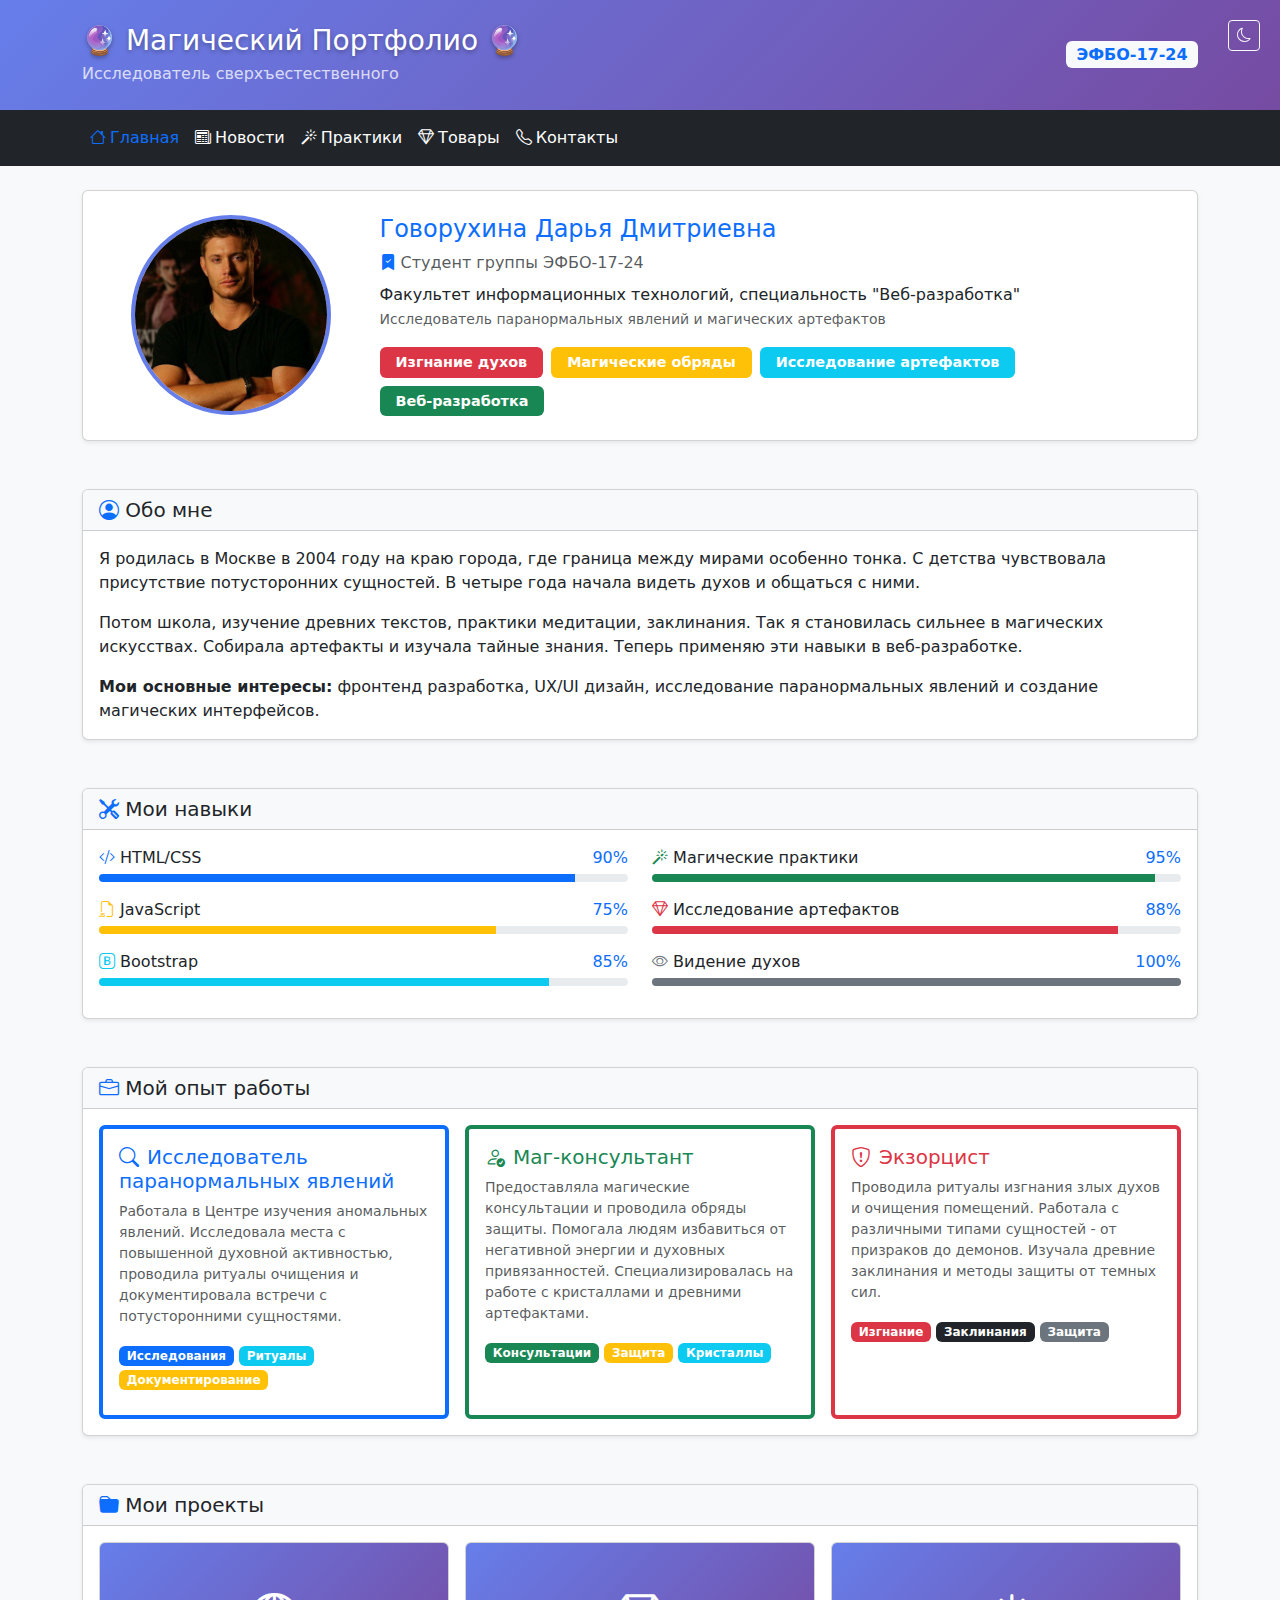
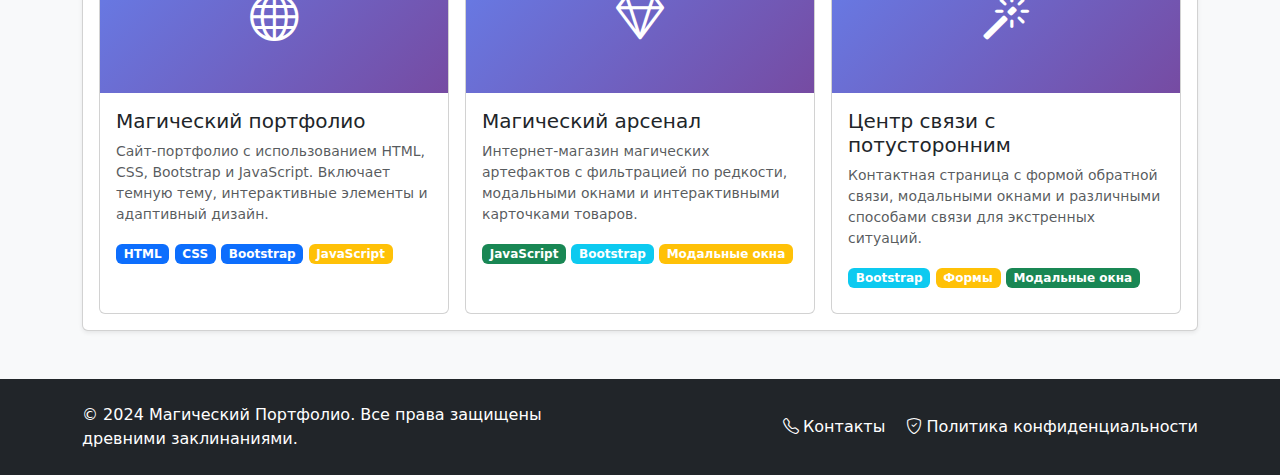
<file: index.html>
<!DOCTYPE html>
<html lang="ru">
<head>
    <meta charset="UTF-8">
    <meta name="viewport" content="width=device-width, initial-scale=1.0">
    <title>Главная - Портфолио</title>
    <link href="https://cdn.jsdelivr.net/npm/bootstrap@5.3.2/dist/css/bootstrap.min.css" rel="stylesheet">
    <link rel="stylesheet" href="https://cdn.jsdelivr.net/npm/bootstrap-icons@1.11.1/font/bootstrap-icons.css">
    <style>
        .theme-switcher {
            position: fixed;
            top: 20px;
            right: 20px;
            z-index: 1050;
        }
        
        .card-hover:hover {
            transform: translateY(-5px);
            transition: transform 0.3s ease;
        }
        
        .skill-badge {
            font-size: 0.9rem;
            padding: 0.5rem 1rem;
        }
        
        .progress-custom {
            height: 8px;
        }
        
        .bg-gradient-custom {
            background: linear-gradient(135deg, #667eea 0%, #764ba2 100%);
        }
        
        .text-shadow {
            text-shadow: 0 2px 4px rgba(0,0,0,0.3);
        }
        
        /* Стили для темной темы */
        .bg-dark .card {
            background-color: #212529 !important;
            border-color: #495057 !important;
        }
        
        .bg-dark .card-header {
            background-color: #343a40 !important;
            border-color: #495057 !important;
        }
        
        .bg-dark .card-title,
        .bg-dark .card-text,
        .bg-dark .h1, .bg-dark .h2, .bg-dark .h3, .bg-dark .h4, .bg-dark .h5, .bg-dark .h6,
        .bg-dark p, .bg-dark span, .bg-dark div {
            color: #ffffff !important;
        }
        
        .bg-dark .text-muted {
            color: #adb5bd !important;
        }
        
        .bg-dark .text-primary {
            color: #0d6efd !important;
        }
        
        .bg-dark .text-success {
            color: #198754 !important;
        }
        
        .bg-dark .text-warning {
            color: #ffc107 !important;
        }
        
        .bg-dark .text-danger {
            color: #dc3545 !important;
        }
        
        .bg-dark .text-info {
            color: #0dcaf0 !important;
        }
        
        .bg-dark .text-secondary {
            color: #6c757d !important;
        }
        
        .bg-dark .navbar-nav .nav-link {
            color: #ffffff !important;
        }
        
        .bg-dark .navbar-nav .nav-link:hover {
            color: #0d6efd !important;
        }
        
        .bg-dark .navbar-nav .nav-link.active {
            color: #0d6efd !important;
        }
    </style>
</head>
<body class="bg-light">
    <!-- Переключатель темы -->
    <div class="theme-switcher">
        <button class="btn btn-outline-light btn-sm" onclick="toggleTheme()" title="Переключить тему">
            <i class="bi bi-moon" id="theme-icon"></i>
        </button>
    </div>

    <div class="container-fluid p-0">
        <!-- Header -->
        <header class="bg-gradient-custom text-white py-4">
            <div class="container">
                <div class="row align-items-center">
                    <div class="col">
                        <h1 class="h3 mb-1 text-shadow">🔮 Магический Портфолио 🔮</h1>
                        <p class="mb-0 opacity-75">Исследователь сверхъестественного</p>
                    </div>
                    <div class="col-auto">
                        <span class="badge bg-light text-primary fs-6">ЭФБО-17-24</span>
                    </div>
                </div>
            </div>
        </header>

        <!-- Navigation -->
        <nav class="navbar navbar-expand-lg navbar-dark bg-dark">
            <div class="container">
                <button class="navbar-toggler" type="button" data-bs-toggle="collapse" data-bs-target="#navbarNav">
                    <span class="navbar-toggler-icon"></span>
                </button>
                <div class="collapse navbar-collapse" id="navbarNav">
                    <ul class="navbar-nav">
                        <li class="nav-item">
                            <a class="nav-link active" href="index.html">
                                <i class="bi bi-house me-1"></i>Главная
                            </a>
                        </li>
                        <li class="nav-item">
                            <a class="nav-link" href="pages/news.html">
                                <i class="bi bi-newspaper me-1"></i>Новости
                            </a>
                        </li>
                        <li class="nav-item">
                            <a class="nav-link" href="pages/practices.html">
                                <i class="bi bi-magic me-1"></i>Практики
                            </a>
                        </li>
                        <li class="nav-item">
                            <a class="nav-link" href="pages/goods.html">
                                <i class="bi bi-gem me-1"></i>Товары
                            </a>
                        </li>
                        <li class="nav-item">
                            <a class="nav-link" href="pages/contacts.html">
                                <i class="bi bi-telephone me-1"></i>Контакты
                            </a>
                        </li>
                    </ul>
                </div>
            </div>
        </nav>

        <!-- Main Content -->
        <main class="container my-4">
            <!-- Profile Section -->
            <section class="mb-5">
                <div class="card shadow-sm card-hover">
                    <div class="card-body p-4">
                        <div class="row align-items-center">
                            <div class="col-md-3 text-center mb-3 mb-md-0">
                                <img src="images/photo.png" alt="Фото автора" class="img-fluid rounded-circle" style="width: 200px; height: 200px; object-fit: cover; border: 4px solid #667eea;">
                            </div>
                            <div class="col-md-9">
                                <h2 class="card-title h4 text-primary">Говорухина Дарья Дмитриевна</h2>
                                <p class="card-text text-muted mb-2">
                                    <i class="bi bi-bookmark-check-fill text-primary"></i>
                                    Студент группы ЭФБО-17-24
                                </p>
                                <p class="card-text">
                                    Факультет информационных технологий, специальность "Веб-разработка"<br>
                                    <small class="text-muted">Исследователь паранормальных явлений и магических артефактов</small>
                                </p>
                                <div class="d-flex gap-2 flex-wrap">
                                    <span class="badge bg-danger skill-badge">Изгнание духов</span>
                                    <span class="badge bg-warning skill-badge">Магические обряды</span>
                                    <span class="badge bg-info skill-badge">Исследование артефактов</span>
                                    <span class="badge bg-success skill-badge">Веб-разработка</span>
                                </div>
                            </div>
                        </div>
                    </div>
                </div>
            </section>

            <!-- About Section -->
            <section class="mb-5">
                <div class="card shadow-sm card-hover">
                    <div class="card-header bg-light">
                        <h3 class="card-title h5 mb-0">
                            <i class="bi bi-person-circle text-primary"></i>
                            Обо мне
                        </h3>
                    </div>
                    <div class="card-body">
                        <p class="card-text">
                            Я родилась в Москве в 2004 году на краю города, где граница между мирами особенно тонка. 
                            С детства чувствовала присутствие потусторонних сущностей. В четыре года начала видеть духов и общаться с ними.
                        </p>
                        <p class="card-text">
                            Потом школа, изучение древних текстов, практики медитации, заклинания. Так я становилась сильнее в магических искусствах. 
                            Собирала артефакты и изучала тайные знания. Теперь применяю эти навыки в веб-разработке.
                        </p>
                        <p class="card-text">
                            <strong>Мои основные интересы:</strong> фронтенд разработка, UX/UI дизайн, исследование паранормальных явлений и создание магических интерфейсов.
                        </p>
                    </div>
                </div>
            </section>

            <!-- Skills Section -->
            <section class="mb-5">
                <div class="card shadow-sm card-hover">
                    <div class="card-header bg-light">
                        <h3 class="card-title h5 mb-0">
                            <i class="bi bi-tools text-primary"></i>
                            Мои навыки
                        </h3>
                    </div>
                    <div class="card-body">
                        <div class="row">
                            <div class="col-md-6">
                                <div class="mb-3">
                                    <div class="d-flex justify-content-between mb-1">
                                        <span><i class="bi bi-code-slash text-primary"></i> HTML/CSS</span>
                                        <span class="text-primary">90%</span>
                                    </div>
                                    <div class="progress progress-custom">
                                        <div class="progress-bar bg-primary" style="width: 90%"></div>
                                    </div>
                                </div>
                                <div class="mb-3">
                                    <div class="d-flex justify-content-between mb-1">
                                        <span><i class="bi bi-filetype-js text-warning"></i> JavaScript</span>
                                        <span class="text-primary">75%</span>
                                    </div>
                                    <div class="progress progress-custom">
                                        <div class="progress-bar bg-warning" style="width: 75%"></div>
                                    </div>
                                </div>
                                <div class="mb-3">
                                    <div class="d-flex justify-content-between mb-1">
                                        <span><i class="bi bi-bootstrap text-info"></i> Bootstrap</span>
                                        <span class="text-primary">85%</span>
                                    </div>
                                    <div class="progress progress-custom">
                                        <div class="progress-bar bg-info" style="width: 85%"></div>
                                    </div>
                                </div>
                            </div>
                            <div class="col-md-6">
                                <div class="mb-3">
                                    <div class="d-flex justify-content-between mb-1">
                                        <span><i class="bi bi-magic text-success"></i> Магические практики</span>
                                        <span class="text-primary">95%</span>
                                    </div>
                                    <div class="progress progress-custom">
                                        <div class="progress-bar bg-success" style="width: 95%"></div>
                                    </div>
                                </div>
                                <div class="mb-3">
                                    <div class="d-flex justify-content-between mb-1">
                                        <span><i class="bi bi-gem text-danger"></i> Исследование артефактов</span>
                                        <span class="text-primary">88%</span>
                                    </div>
                                    <div class="progress progress-custom">
                                        <div class="progress-bar bg-danger" style="width: 88%"></div>
                                    </div>
                                </div>
                                <div class="mb-3">
                                    <div class="d-flex justify-content-between mb-1">
                                        <span><i class="bi bi-eye text-secondary"></i> Видение духов</span>
                                        <span class="text-primary">100%</span>
                                    </div>
                                    <div class="progress progress-custom">
                                        <div class="progress-bar bg-secondary" style="width: 100%"></div>
                                    </div>
                                </div>
                            </div>
                        </div>
                    </div>
                </div>
            </section>

            <!-- Experience Section -->
            <section class="mb-5">
                <div class="card shadow-sm card-hover">
                    <div class="card-header bg-light">
                        <h3 class="card-title h5 mb-0">
                            <i class="bi bi-briefcase text-primary"></i>
                            Мой опыт работы
                        </h3>
                    </div>
                    <div class="card-body">
                        <div class="row g-3">
                            <div class="col-md-4">
                                <div class="card h-100 border-start border-primary border-4">
                                    <div class="card-body">
                                        <h5 class="card-title text-primary">
                                            <i class="bi bi-search me-2"></i>Исследователь паранормальных явлений
                                        </h5>
                                        <p class="card-text small text-muted">
                                            Работала в Центре изучения аномальных явлений. Исследовала места с повышенной духовной активностью, 
                                            проводила ритуалы очищения и документировала встречи с потусторонними сущностями.
                                        </p>
                                        <div class="mb-2">
                                            <span class="badge bg-primary">Исследования</span>
                                            <span class="badge bg-info">Ритуалы</span>
                                            <span class="badge bg-warning">Документирование</span>
                                        </div>
                                    </div>
                                </div>
                            </div>
                            <div class="col-md-4">
                                <div class="card h-100 border-start border-success border-4">
                                    <div class="card-body">
                                        <h5 class="card-title text-success">
                                            <i class="bi bi-person-check me-2"></i>Маг-консультант
                                        </h5>
                                        <p class="card-text small text-muted">
                                            Предоставляла магические консультации и проводила обряды защиты. Помогала людям избавиться от негативной энергии 
                                            и духовных привязанностей. Специализировалась на работе с кристаллами и древними артефактами.
                                        </p>
                                        <div class="mb-2">
                                            <span class="badge bg-success">Консультации</span>
                                            <span class="badge bg-warning">Защита</span>
                                            <span class="badge bg-info">Кристаллы</span>
                                        </div>
                                    </div>
                                </div>
                            </div>
                            <div class="col-md-4">
                                <div class="card h-100 border-start border-danger border-4">
                                    <div class="card-body">
                                        <h5 class="card-title text-danger">
                                            <i class="bi bi-shield-exclamation me-2"></i>Экзорцист
                                        </h5>
                                        <p class="card-text small text-muted">
                                            Проводила ритуалы изгнания злых духов и очищения помещений. Работала с различными типами сущностей - 
                                            от призраков до демонов. Изучала древние заклинания и методы защиты от темных сил.
                                        </p>
                                        <div class="mb-2">
                                            <span class="badge bg-danger">Изгнание</span>
                                            <span class="badge bg-dark">Заклинания</span>
                                            <span class="badge bg-secondary">Защита</span>
                                        </div>
                                    </div>
                                </div>
                            </div>
                        </div>
                    </div>
                </div>
            </section>

            <!-- Projects Section -->
            <section class="mb-5">
                <div class="card shadow-sm card-hover">
                    <div class="card-header bg-light">
                        <h3 class="card-title h5 mb-0">
                            <i class="bi bi-folder-fill text-primary"></i>
                            Мои проекты
                        </h3>
                    </div>
                    <div class="card-body">
                        <div class="row g-3">
                            <div class="col-md-4">
                                <div class="card h-100">
                                    <div class="card-img-top bg-gradient-custom d-flex align-items-center justify-content-center" style="height: 150px;">
                                        <i class="bi bi-globe text-white" style="font-size: 3rem;"></i>
                                    </div>
                                    <div class="card-body">
                                        <h5 class="card-title">Магический портфолио</h5>
                                        <p class="card-text small text-muted">
                                            Сайт-портфолио с использованием HTML, CSS, Bootstrap и JavaScript. 
                                            Включает темную тему, интерактивные элементы и адаптивный дизайн.
                                        </p>
                                        <div class="mb-2">
                                            <span class="badge bg-primary">HTML</span>
                                            <span class="badge bg-primary">CSS</span>
                                            <span class="badge bg-primary">Bootstrap</span>
                                            <span class="badge bg-warning">JavaScript</span>
                                        </div>
                                    </div>
                                </div>
                            </div>
                            <div class="col-md-4">
                                <div class="card h-100">
                                    <div class="card-img-top bg-gradient-custom d-flex align-items-center justify-content-center" style="height: 150px;">
                                        <i class="bi bi-gem text-white" style="font-size: 3rem;"></i>
                                    </div>
                                    <div class="card-body">
                                        <h5 class="card-title">Магический арсенал</h5>
                                        <p class="card-text small text-muted">
                                            Интернет-магазин магических артефактов с фильтрацией по редкости, 
                                            модальными окнами и интерактивными карточками товаров.
                                        </p>
                                        <div class="mb-2">
                                            <span class="badge bg-success">JavaScript</span>
                                            <span class="badge bg-info">Bootstrap</span>
                                            <span class="badge bg-warning">Модальные окна</span>
                                        </div>
                                    </div>
                                </div>
                            </div>
                            <div class="col-md-4">
                                <div class="card h-100">
                                    <div class="card-img-top bg-gradient-custom d-flex align-items-center justify-content-center" style="height: 150px;">
                                        <i class="bi bi-magic text-white" style="font-size: 3rem;"></i>
                                    </div>
                                    <div class="card-body">
                                        <h5 class="card-title">Центр связи с потусторонним</h5>
                                        <p class="card-text small text-muted">
                                            Контактная страница с формой обратной связи, модальными окнами 
                                            и различными способами связи для экстренных ситуаций.
                                        </p>
                                        <div class="mb-2">
                                            <span class="badge bg-info">Bootstrap</span>
                                            <span class="badge bg-warning">Формы</span>
                                            <span class="badge bg-success">Модальные окна</span>
                                        </div>
                                    </div>
                                </div>
                            </div>
                        </div>
                    </div>
                </div>
            </section>
        </main>

        <!-- Footer -->
        <footer class="bg-dark text-white py-4 mt-5">
            <div class="container">
                <div class="row align-items-center">
                    <div class="col-md-6">
                        <p class="mb-0">&copy; 2024 Магический Портфолио. Все права защищены древними заклинаниями.</p>
                    </div>
                    <div class="col-md-6 text-md-end">
                        <a href="pages/contacts.html" class="text-white text-decoration-none me-3">
                            <i class="bi bi-telephone me-1"></i>Контакты
                        </a>
                        <a href="#" class="text-white text-decoration-none">
                            <i class="bi bi-shield-check me-1"></i>Политика конфиденциальности
                        </a>
                    </div>
                </div>
            </div>
        </footer>
    </div>

    <script src="https://cdn.jsdelivr.net/npm/bootstrap@5.3.2/dist/js/bootstrap.bundle.min.js"></script>
    <script>
        // Переключатель темы
        function toggleTheme() {
            const body = document.body;
            const themeIcon = document.getElementById('theme-icon');
            
            if (body.classList.contains('bg-light')) {
                // Переключаем на темную тему
                body.classList.remove('bg-light');
                body.classList.add('bg-dark');
                
                // Обновляем карточки
                document.querySelectorAll('.card').forEach(card => {
                    card.classList.remove('bg-white');
                    card.classList.add('bg-dark');
                });
                
                // Обновляем заголовки карточек
                document.querySelectorAll('.card-header').forEach(header => {
                    header.classList.remove('bg-light');
                    header.classList.add('bg-secondary');
                });
                
                // Обновляем иконку
                themeIcon.className = 'bi bi-sun';
                
                // Сохраняем выбор
                localStorage.setItem('theme', 'dark');
            } else {
                // Переключаем на светлую тему
                body.classList.remove('bg-dark');
                body.classList.add('bg-light');
                
                // Обновляем карточки
                document.querySelectorAll('.card').forEach(card => {
                    card.classList.remove('bg-dark');
                    card.classList.add('bg-white');
                });
                
                // Обновляем заголовки карточек
                document.querySelectorAll('.card-header').forEach(header => {
                    header.classList.remove('bg-secondary');
                    header.classList.add('bg-light');
                });
                
                // Обновляем иконку
                themeIcon.className = 'bi bi-moon';
                
                // Сохраняем выбор
                localStorage.setItem('theme', 'light');
            }
        }

        // Загружаем сохраненную тему при загрузке страницы
        document.addEventListener('DOMContentLoaded', function() {
            const savedTheme = localStorage.getItem('theme') || 'light';
            
            if (savedTheme === 'dark') {
                toggleTheme(); // Применяем темную тему
            }
        });

        // Добавляем анимации при наведении
        document.addEventListener('DOMContentLoaded', function() {
            const cards = document.querySelectorAll('.card');
            
            cards.forEach(card => {
                card.addEventListener('mouseenter', function() {
                    this.style.transform = 'translateY(-5px)';
                    this.style.transition = 'transform 0.3s ease';
                });
                
                card.addEventListener('mouseleave', function() {
                    this.style.transform = 'translateY(0)';
                });
            });
        });
    </script>
</body>
</html>
</file>
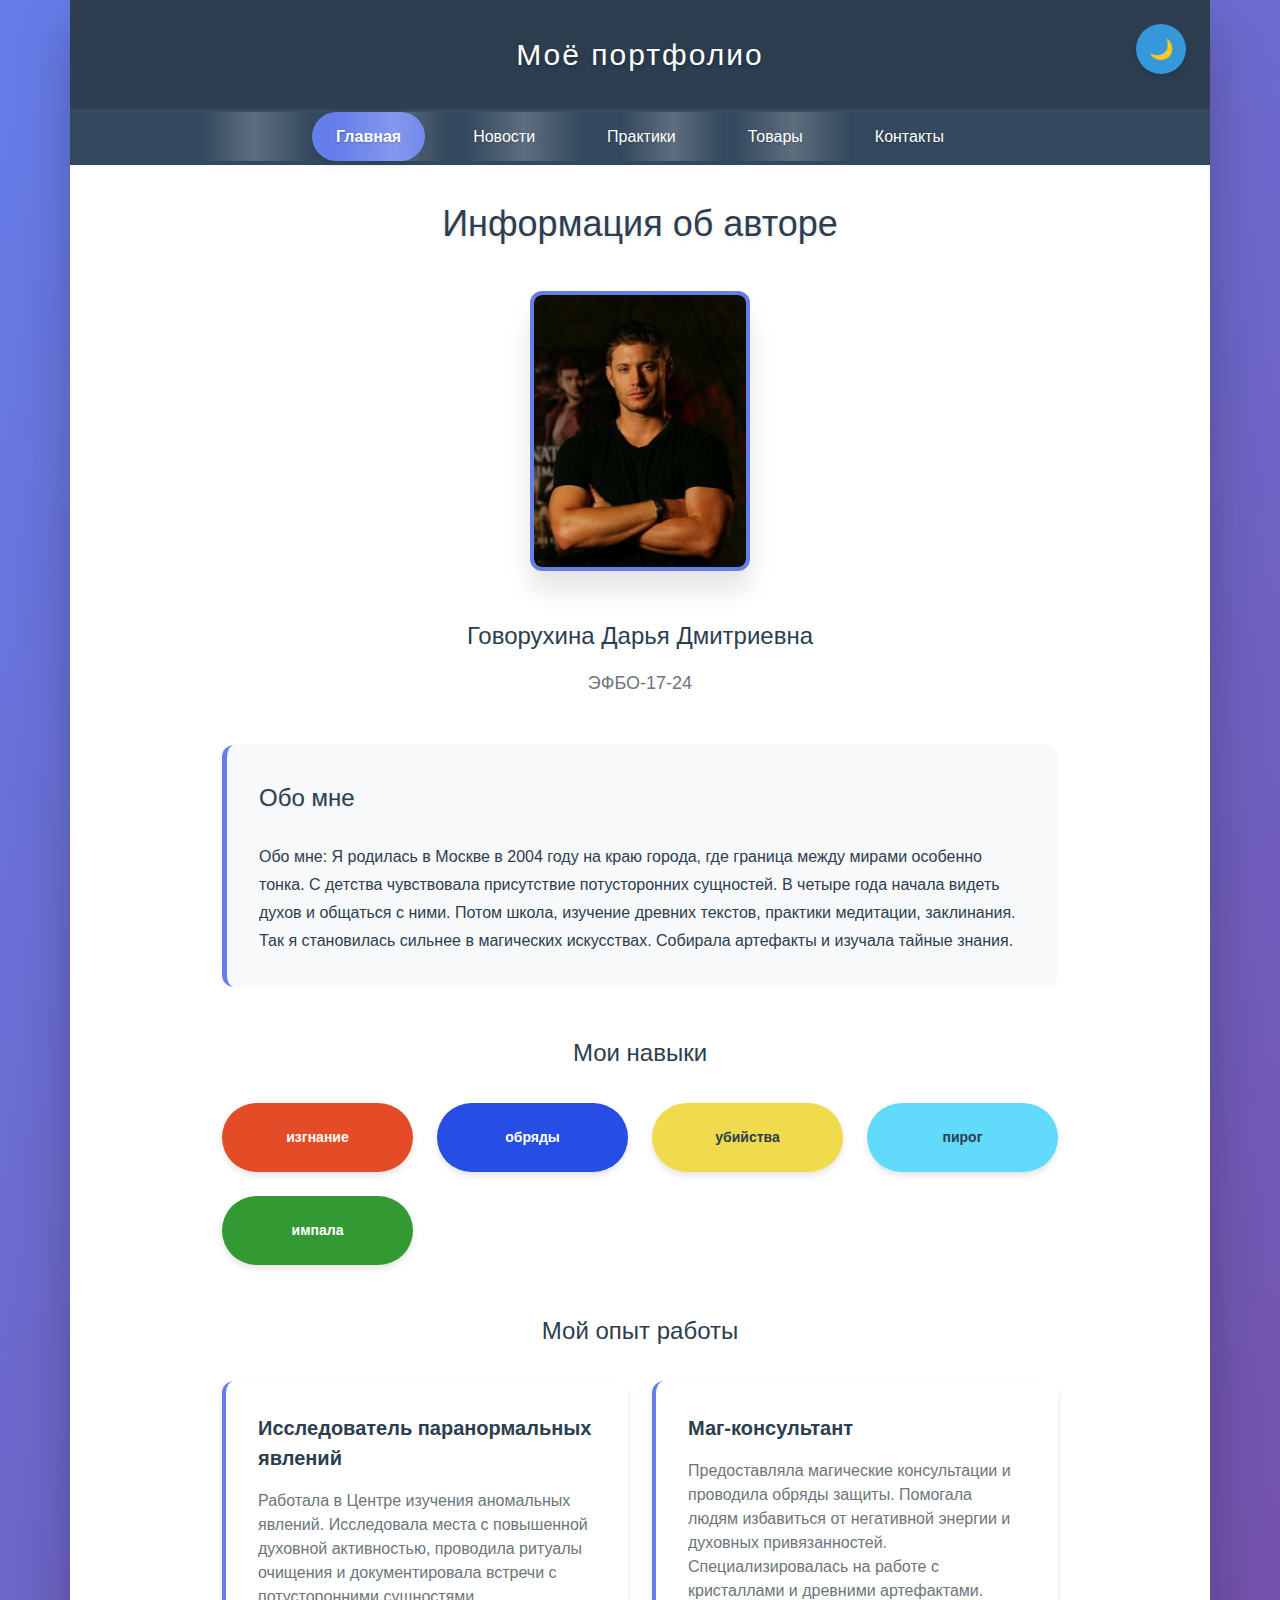
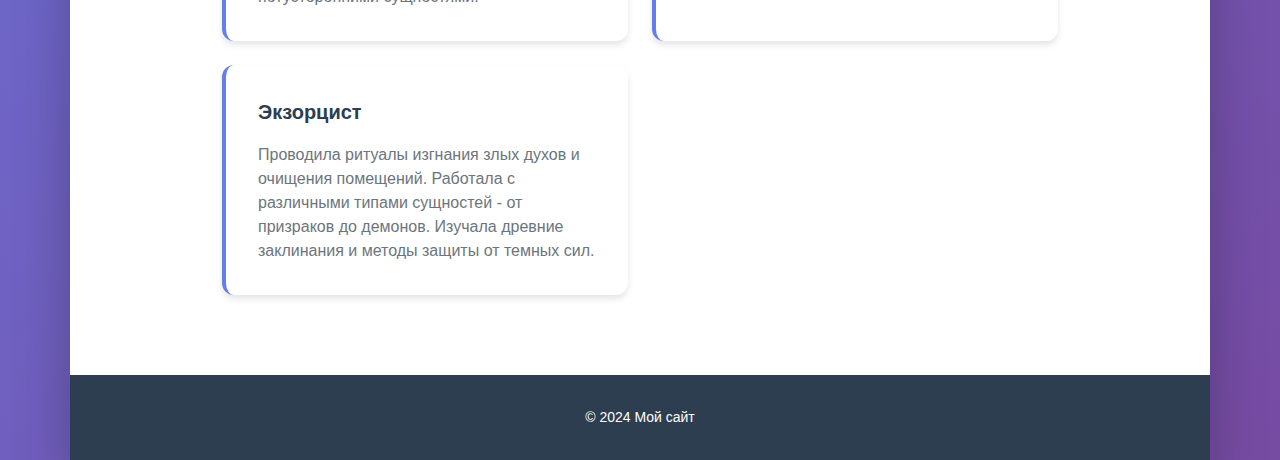
<file: index_v1.html>
<!DOCTYPE html>
<html lang="ru">
<head>
    <meta charset="UTF-8">
    <meta name="viewport" content="width=device-width, initial-scale=1.0">
    <title>Главная - Портфолио</title>
    <link rel="stylesheet" href="style/styles.css">
</head>
<body>
    <!-- Основной контейнер -->
    <div class="page">
        <!-- Шапка -->
        <header class="header">
            <h1 class="header__title">Моё портфолио</h1>
            <button class="header__theme-switcher" onclick="toggleTheme()" title="Переключить тему">
                🌙
            </button>
        </header>
        
        <!-- Навигация -->
        <nav class="nav">
            <ul class="nav__list">
                <li class="nav__item nav__item--active">
                    <a class="nav__link" href="index.html">Главная</a>
                </li>
                <li class="nav__item">
                    <a class="nav__link" href="pages/news.html">Новости</a>
                </li>
                <li class="nav__item">
                    <a class="nav__link" href="pages/practices.html">Практики</a>
                </li>
                <li class="nav__item">
                    <a class="nav__link" href="pages/goods.html">Товары</a>
                </li>
                <li class="nav__item">
                    <a class="nav__link" href="pages/contacts.html">Контакты</a>
                </li>
            </ul>
        </nav>
        
        <!-- Основной контент -->
        <main class="main">
            <!-- Профиль -->
            <section class="profile">
                <h1 class="profile__title">Информация об авторе</h1>
                <img class="profile__photo" src="images/photo.png" alt="Фото автора">
                <h2 class="profile__name">Говорухина Дарья Дмитриевна</h2>
                <p class="profile__group">ЭФБО-17-24</p>
            </section>

            <!-- Обо мне -->
            <section class="about">
                <h2 class="about__title">Обо мне</h2>
                <p class="about__text">
                    Обо мне: Я родилась в Москве в 2004 году на краю города, где граница между мирами особенно тонка. 
                    С детства чувствовала присутствие потусторонних сущностей. В четыре года начала видеть духов и общаться с ними. 
                    Потом школа, изучение древних текстов, практики медитации, заклинания. Так я становилась сильнее в магических искусствах. 
                    Собирала артефакты и изучала тайные знания.
                </p>
            </section>

            <!-- Навыки -->
            <section class="skills">
                <h2 class="skills__title">Мои навыки</h2>
                <div class="skills__list">
                    <div class="skill skill--html">
                        <span class="skill__name">изгнание</span>
                    </div>
                    <div class="skill skill--css">
                        <span class="skill__name">обряды</span>
                    </div>
                    <div class="skill skill--js">
                        <span class="skill__name">убийства</span>
                    </div>
                    <div class="skill skill--react">
                        <span class="skill__name">пирог</span>
                    </div>
                    <div class="skill skill--node">
                        <span class="skill__name">импала</span>
                    </div>
                </div>
            </section>

            <!-- Опыт работы -->
            <section class="experience">
                <h2 class="experience__title">Мой опыт работы</h2>
                <div class="experience__grid">
                    <article class="experience-card">
                        <h3 class="experience-card__title">Исследователь паранормальных явлений</h3>
                        <p class="experience-card__desc">
                            Работала в Центре изучения аномальных явлений. Исследовала места с повышенной духовной активностью, 
                            проводила ритуалы очищения и документировала встречи с потусторонними сущностями.
                        </p>
                    </article>
                    <article class="experience-card">
                        <h3 class="experience-card__title">Маг-консультант</h3>
                        <p class="experience-card__desc">
                            Предоставляла магические консультации и проводила обряды защиты. Помогала людям избавиться от негативной энергии 
                            и духовных привязанностей. Специализировалась на работе с кристаллами и древними артефактами.
                        </p>
                    </article>
                    <article class="experience-card">
                        <h3 class="experience-card__title">Экзорцист</h3>
                        <p class="experience-card__desc">
                            Проводила ритуалы изгнания злых духов и очищения помещений. Работала с различными типами сущностей - 
                            от призраков до демонов. Изучала древние заклинания и методы защиты от темных сил.
                        </p>
                    </article>
                </div>
            </section>
        </main>
        
        <!-- Подвал -->
        <footer class="footer">
            <p class="footer__text">© 2024 Мой сайт</p>
        </footer>
    </div>

    <script>
        // Переключатель темы
        function toggleTheme() {
            const currentTheme = document.documentElement.getAttribute('data-theme');
            const newTheme = currentTheme === 'dark' ? 'light' : 'dark';
            document.documentElement.setAttribute('data-theme', newTheme);
            
            // Сохраняем выбор пользователя
            localStorage.setItem('theme', newTheme);
            
            // Обновляем иконку
            const themeButton = document.querySelector('.header__theme-switcher');
            themeButton.textContent = newTheme === 'dark' ? '☀️' : '🌙';
        }

        // Загружаем сохраненную тему при загрузке страницы
        document.addEventListener('DOMContentLoaded', function() {
            const savedTheme = localStorage.getItem('theme') || 'light';
            document.documentElement.setAttribute('data-theme', savedTheme);
            
            const themeButton = document.querySelector('.header__theme-switcher');
            themeButton.textContent = savedTheme === 'dark' ? '☀️' : '🌙';
        });

        // Добавляем плавные переходы для всех элементов
        document.addEventListener('DOMContentLoaded', function() {
            const elements = document.querySelectorAll('.skill, .experience-card, .contact-item');
            
            elements.forEach(element => {
                element.addEventListener('mouseenter', function() {
                    this.style.transform = 'translateY(-5px)';
                });
                
                element.addEventListener('mouseleave', function() {
                    this.style.transform = 'translateY(0)';
                });
            });
        });
    </script>
</body>
</html>
</file>
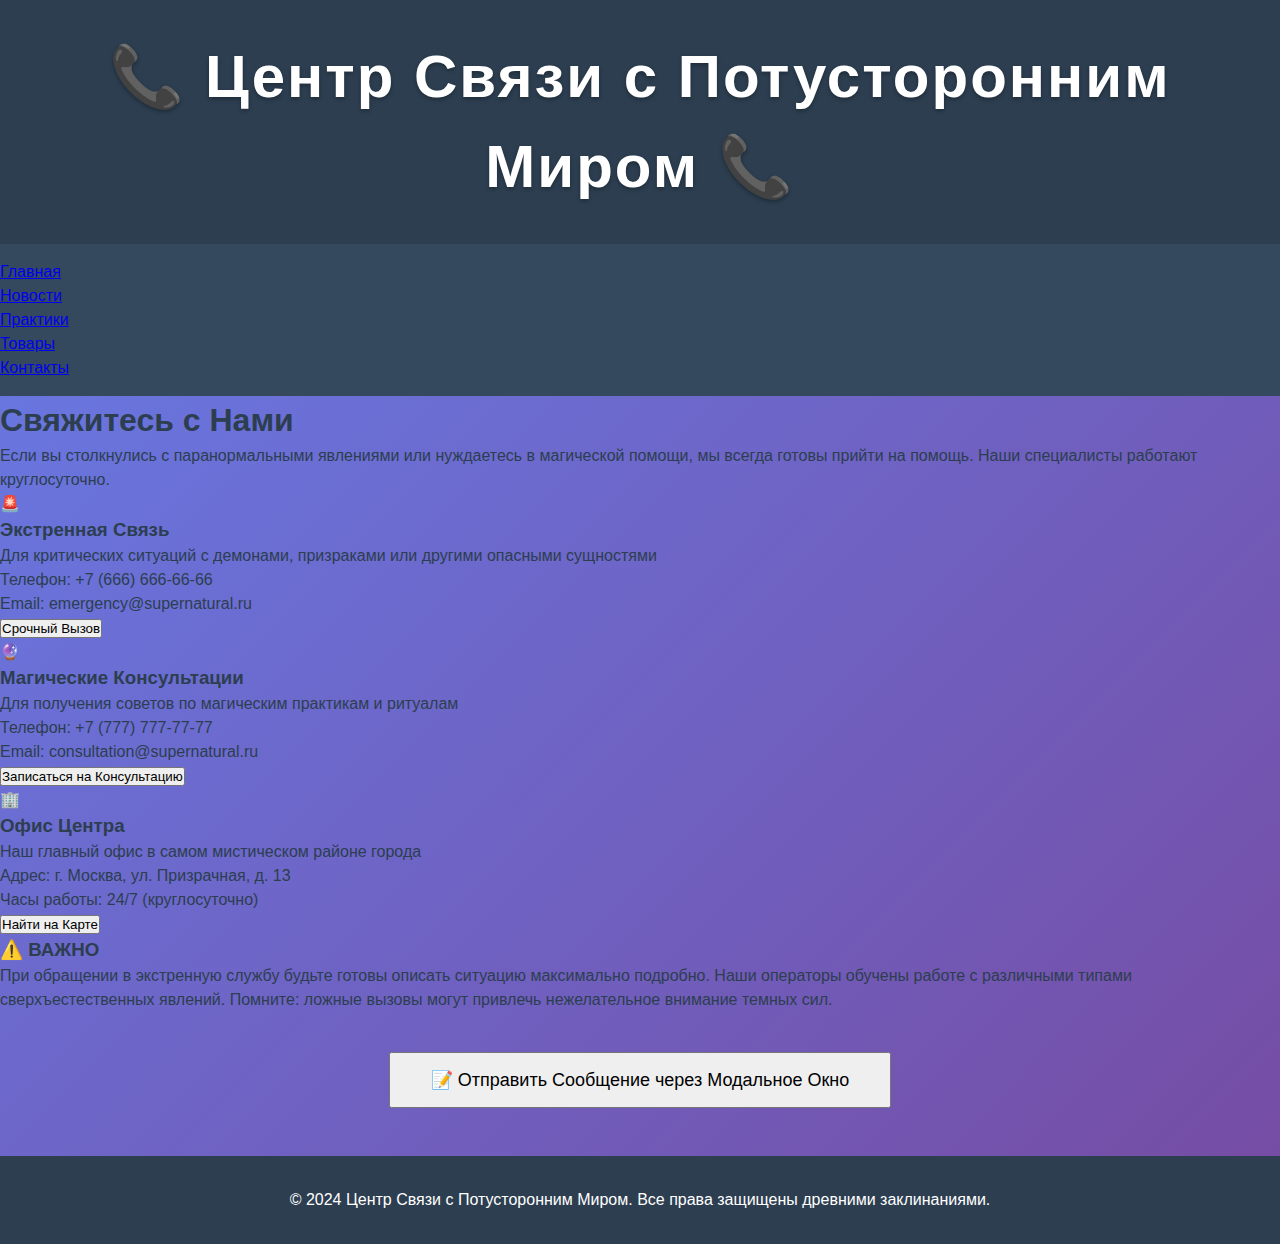
<file: pages/contacts.html>
<!DOCTYPE html>
<html lang="ru">
<head>
    <meta charset="UTF-8">
    <meta name="viewport" content="width=device-width, initial-scale=1.0">
    <title>Связь с Миром Сверхъестественного</title>
    <link rel="stylesheet" href="../style/styles.css">
    <style>
        /* Стили для модального окна */
        dialog::backdrop {
            background: rgba(0, 0, 0, 0.6);
            animation: fadeIn 0.3s ease;
        }
        
        dialog {
            border: none;
            border-radius: 12px;
            padding: 0;
            box-shadow: 0 10px 30px rgba(0, 0, 0, 0.3);
            animation: slideIn 0.3s ease;
            max-width: 500px;
            width: 90vw;
            max-height: 90vh;
            overflow-y: auto;
        }
        
        .modal-header {
            background: linear-gradient(135deg, #2c3e50 0%, #34495e 100%);
            color: white;
            padding: 1.5rem;
            border-radius: 12px 12px 0 0;
            margin: 0;
        }
        
        .modal-header h2 {
            margin: 0;
            color: white;
            font-size: 1.5rem;
        }
        
        .modal-content {
            padding: 2rem;
        }
        
        .form-group {
            margin-bottom: 1.5rem;
        }
        
        .form-group label {
            display: block;
            margin-bottom: 0.5rem;
            font-weight: 600;
            color: #2c3e50;
        }
        
        .form-group input,
        .form-group select,
        .form-group textarea {
            width: 100%;
            padding: 0.75rem;
            border: 2px solid #e9ecef;
            border-radius: 6px;
            font-size: 1rem;
            transition: border-color 0.3s ease;
            box-sizing: border-box;
        }
        
        .form-group input:focus,
        .form-group select:focus,
        .form-group textarea:focus {
            outline: none;
            border-color: #667eea;
        }
        
        .form-group textarea {
            min-height: 100px;
            resize: vertical;
        }
        
        .modal-actions {
            display: flex;
            gap: 1rem;
            justify-content: flex-end;
            margin-top: 2rem;
        }
        
        .btn {
            padding: 0.75rem 1.5rem;
            border: none;
            border-radius: 6px;
            cursor: pointer;
            font-size: 1rem;
            transition: all 0.3s ease;
            font-weight: 600;
        }
        
        .btn-primary {
            background: linear-gradient(135deg, #667eea 0%, #764ba2 100%);
            color: white;
        }
        
        .btn-primary:hover {
            transform: translateY(-2px);
            box-shadow: 0 5px 15px rgba(102, 126, 234, 0.4);
        }
        
        .btn-secondary {
            background: #f8f9fa;
            color: #2c3e50;
            border: 2px solid #e9ecef;
        }
        
        .btn-secondary:hover {
            background: #e9ecef;
        }
        
        .required {
            color: #e74c3c;
        }
        
        @keyframes fadeIn {
            from { opacity: 0; }
            to { opacity: 1; }
        }
        
        @keyframes slideIn {
            from {
                opacity: 0;
                transform: translateY(-50px) scale(0.9);
            }
            to {
                opacity: 1;
                transform: translateY(0) scale(1);
            }
        }
        
        /* Адаптивность */
        @media (max-width: 600px) {
            dialog {
                margin: 1rem;
                width: calc(100vw - 2rem);
            }
            
            .modal-actions {
                flex-direction: column;
            }
            
            .btn {
                width: 100%;
            }
        }
    </style>
</head>
<body>
    <div class="page-container">
        <header class="header">
            <h1>📞 Центр Связи с Потусторонним Миром 📞</h1>
        </header>
        
        <nav class="nav">
            <ul class="nav-list">
                <li class="nav-item"><a class="nav-link" href="../index.html">Главная</a></li>
                <li class="nav-item"><a class="nav-link" href="news.html">Новости</a></li>
                <li class="nav-item"><a class="nav-link" href="practices.html">Практики</a></li>
                <li class="nav-item"><a class="nav-link" href="goods.html">Товары</a></li>
                <li class="nav-item"><a class="nav-link" href="contacts.html">Контакты</a></li>
            </ul>
        </nav>
        
        <main class="content">
            <section class="contact-section">
                <header>
                    <h1 class="section-title">Свяжитесь с Нами</h1>
                    <p class="contact-description">Если вы столкнулись с паранормальными явлениями или нуждаетесь в магической помощи, мы всегда готовы прийти на помощь. Наши специалисты работают круглосуточно.</p>
                </header>
                
                <div class="contact-grid">
                    <article class="contact-card emergency">
                        <div class="contact-icon">🚨</div>
                        <h3 class="contact-title">Экстренная Связь</h3>
                        <p class="contact-description">Для критических ситуаций с демонами, призраками или другими опасными сущностями</p>
                        <div class="contact-info">
                            <span class="contact-label">Телефон:</span>
                            <span class="contact-value">+7 (666) 666-66-66</span>
                        </div>
                        <div class="contact-info">
                            <span class="contact-label">Email:</span>
                            <span class="contact-value">emergency@supernatural.ru</span>
                        </div>
                        <button class="contact-button emergency-btn" onclick="contactModal.showModal()">Срочный Вызов</button>
                    </article>
                    
                    <article class="contact-card consultation">
                        <div class="contact-icon">🔮</div>
                        <h3 class="contact-title">Магические Консультации</h3>
                        <p class="contact-description">Для получения советов по магическим практикам и ритуалам</p>
                        <div class="contact-info">
                            <span class="contact-label">Телефон:</span>
                            <span class="contact-value">+7 (777) 777-77-77</span>
                        </div>
                        <div class="contact-info">
                            <span class="contact-label">Email:</span>
                            <span class="contact-value">consultation@supernatural.ru</span>
                        </div>
                        <button class="contact-button consultation-btn" onclick="contactModal.showModal()">Записаться на Консультацию</button>
                    </article>
                    
                    <article class="contact-card office">
                        <div class="contact-icon">🏢</div>
                        <h3 class="contact-title">Офис Центра</h3>
                        <p class="contact-description">Наш главный офис в самом мистическом районе города</p>
                        <div class="contact-info">
                            <span class="contact-label">Адрес:</span>
                            <span class="contact-value">г. Москва, ул. Призрачная, д. 13</span>
                        </div>
                        <div class="contact-info">
                            <span class="contact-label">Часы работы:</span>
                            <span class="contact-value">24/7 (круглосуточно)</span>
                        </div>
                        <button class="contact-button office-btn" onclick="contactModal.showModal()">Найти на Карте</button>
                    </article>
                </div>
                
                <aside class="contact-warning">
                    <h3>⚠️ ВАЖНО</h3>
                    <p>При обращении в экстренную службу будьте готовы описать ситуацию максимально подробно. Наши операторы обучены работе с различными типами сверхъестественных явлений. Помните: ложные вызовы могут привлечь нежелательное внимание темных сил.</p>
                </aside>
                
                <!-- Кнопка для открытия модального окна -->
                <div style="text-align: center; margin: 40px 0;">
                    <button class="contact-button" onclick="contactModal.showModal()" style="font-size: 18px; padding: 15px 40px;">
                        📝 Отправить Сообщение через Модальное Окно
                    </button>
                </div>
            </section>
        </main>
        
        <footer class="footer">
            <p>© 2024 Центр Связи с Потусторонним Миром. Все права защищены древними заклинаниями.</p>
        </footer>
        
        <!-- Модальное окно для формы обратной связи -->
        <dialog id="contactModal">
            <div class="modal-header">
                <h2>🔮 Форма обратной связи</h2>
            </div>
            
            <div class="modal-content">
                <form id="feedbackForm" method="dialog">
                    <div class="form-group">
                        <label for="name">Имя <span class="required">*</span></label>
                        <input type="text" id="name" name="name" required placeholder="Введите ваше имя">
                    </div>
                    
                    <div class="form-group">
                        <label for="phone">Телефон <span class="required">*</span></label>
                        <input type="tel" id="phone" name="phone" required placeholder="+7 (XXX) XXX-XX-XX">
                    </div>
                    
                    <div class="form-group">
                        <label for="email">Электронная почта <span class="required">*</span></label>
                        <input type="email" id="email" name="email" required placeholder="example@mail.ru">
                    </div>
                    
                    <div class="form-group">
                        <label for="category">Категория обращения <span class="required">*</span></label>
                        <select id="category" name="category" required>
                            <option value="">Выберите категорию</option>
                            <option value="emergency">🚨 Экстренная ситуация</option>
                            <option value="consultation">🔮 Магическая консультация</option>
                            <option value="ghost">👻 Призраки и духи</option>
                            <option value="demon">😈 Демоны и темные сущности</option>
                            <option value="curse">🔮 Проклятия и порчи</option>
                            <option value="ritual">✨ Магические ритуалы</option>
                            <option value="other">❓ Другое</option>
                        </select>
                    </div>
                    
                    <div class="form-group">
                        <label for="message">Текст обращения <span class="required">*</span></label>
                        <textarea id="message" name="message" required placeholder="Опишите подробно вашу ситуацию или вопрос..."></textarea>
                    </div>
                    
                    <div class="modal-actions">
                        <!-- Кнопка отмены с автоматическим закрытием через form method="dialog" -->
                        <button type="submit" class="btn btn-secondary">Отмена</button>
                        <!-- Кнопка отправки с обработкой через JavaScript -->
                        <button type="button" class="btn btn-primary" onclick="submitForm()">Отправить</button>
                    </div>
                </form>
            </div>
        </dialog>
        
        <script>
            // Функция для отправки формы
            function submitForm() {
                const form = document.getElementById('feedbackForm');
                const formData = new FormData(form);
                
                // Простая валидация
                if (!form.checkValidity()) {
                    form.reportValidity();
                    return;
                }
                
                // Собираем данные формы
                const data = {
                    name: formData.get('name'),
                    phone: formData.get('phone'),
                    email: formData.get('email'),
                    category: formData.get('category'),
                    message: formData.get('message')
                };
                
                // В реальном приложении здесь был бы AJAX-запрос
                console.log('Данные формы:', data);
                
                // Показываем уведомление об успешной отправке
                alert('🔮 Спасибо! Ваше обращение отправлено в магический архив. Мы свяжемся с вами в ближайшее время через астральный канал связи.');
                
                // Закрываем модальное окно
                contactModal.close();
                
                // Очищаем форму
                form.reset();
            }
            
            // Закрытие модального окна по клику на фон
            document.getElementById('contactModal').addEventListener('click', function(event) {
                if (event.target === this) {
                    this.close();
                }
            });
            
            // Обработка отправки формы через Enter (предотвращаем стандартное поведение)
            document.getElementById('feedbackForm').addEventListener('keypress', function(event) {
                if (event.key === 'Enter' && event.target.type !== 'textarea') {
                    event.preventDefault();
                }
            });
            
            // Дополнительная валидация для телефона
            document.getElementById('phone').addEventListener('input', function(event) {
                let value = event.target.value.replace(/\D/g, '');
                if (value.length > 0) {
                    if (value[0] === '7') {
                        value = value.substring(1);
                    }
                    if (value.length > 0) {
                        value = '+7 (' + value.substring(0, 3) + ') ' + value.substring(3, 6) + '-' + value.substring(6, 8) + '-' + value.substring(8, 10);
                    }
                }
                event.target.value = value;
            });
        </script>
    </div>
</body>
</html>
</file>
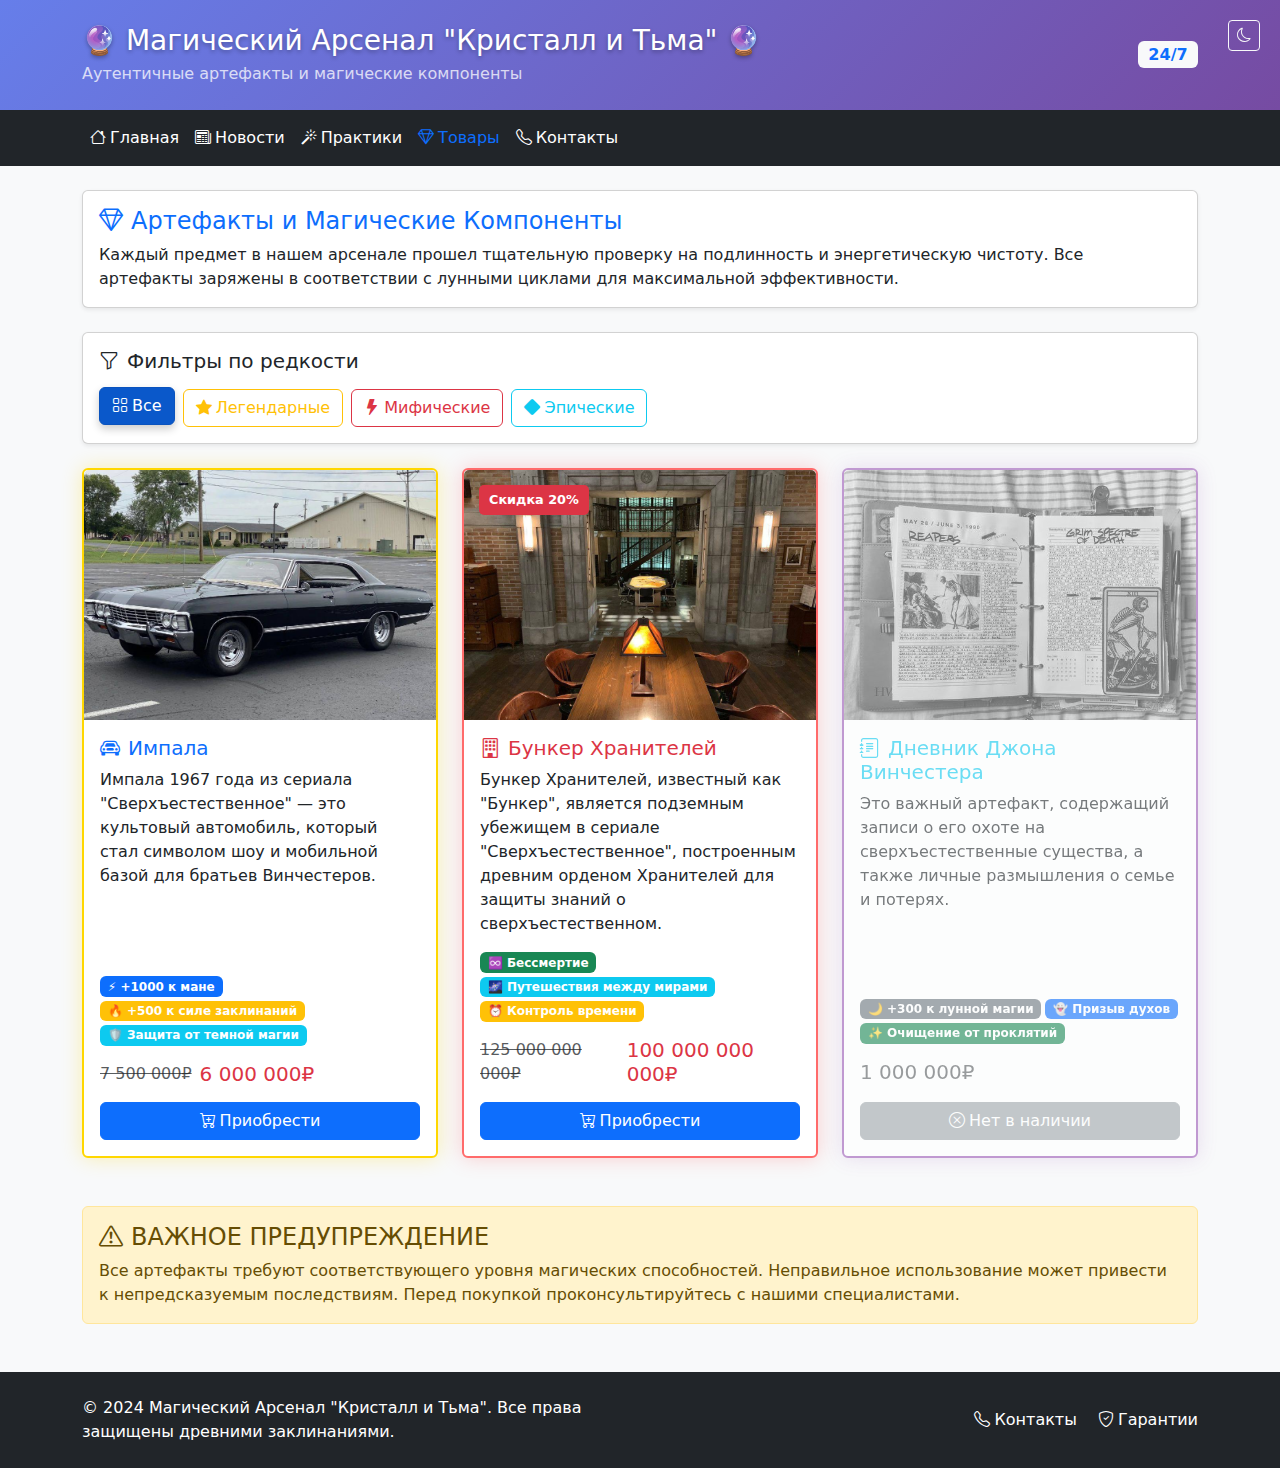
<file: pages/goods.html>
<!DOCTYPE html>
<html lang="ru">
<head>
    <meta charset="UTF-8">
    <meta name="viewport" content="width=device-width, initial-scale=1.0">
    <title>Магический Арсенал</title>
    <link href="https://cdn.jsdelivr.net/npm/bootstrap@5.3.2/dist/css/bootstrap.min.css" rel="stylesheet">
    <link rel="stylesheet" href="https://cdn.jsdelivr.net/npm/bootstrap-icons@1.11.1/font/bootstrap-icons.css">
    <style>
        .theme-switcher {
            position: fixed;
            top: 20px;
            right: 20px;
            z-index: 1050;
        }
        
        .product-card {
            transition: all 0.3s ease;
            border: 2px solid transparent;
        }
        
        .product-card:hover {
            transform: translateY(-10px);
            box-shadow: 0 10px 25px rgba(0,0,0,0.15);
        }
        
        .product-card--selected {
            border-color: #28a745 !important;
            box-shadow: 0 0 0 3px rgba(40, 167, 69, 0.2) !important;
        }
        
        .product-card--selected::before {
            content: '✓';
            position: absolute;
            top: 15px;
            right: 15px;
            background: #28a745;
            color: white;
            width: 30px;
            height: 30px;
            border-radius: 50%;
            display: flex;
            align-items: center;
            justify-content: center;
            font-weight: bold;
            z-index: 1;
        }
        
        .product-card--discount::after {
            content: 'Скидка 20%';
            position: absolute;
            top: 15px;
            left: 15px;
            background: #dc3545;
            color: white;
            padding: 5px 10px;
            border-radius: 5px;
            font-size: 0.8rem;
            font-weight: bold;
            z-index: 1;
        }
        
        .product-card--unavailable {
            opacity: 0.6;
            cursor: not-allowed;
        }
        
        .product-card--unavailable:hover {
            transform: none !important;
            box-shadow: 0 0.125rem 0.25rem rgba(0,0,0,0.075) !important;
        }
        
        .product-card--legendary {
            border-color: #ffd700 !important;
            box-shadow: 0 0 20px rgba(255, 215, 0, 0.3) !important;
        }
        
        .product-card--mythic {
            border-color: #ff6b6b !important;
            box-shadow: 0 0 20px rgba(255, 107, 107, 0.3) !important;
        }
        
        .product-card--epic {
            border-color: #9b59b6 !important;
            box-shadow: 0 0 20px rgba(155, 89, 182, 0.3) !important;
        }
        
        .bg-gradient-custom {
            background: linear-gradient(135deg, #667eea 0%, #764ba2 100%);
        }
        
        .text-shadow {
            text-shadow: 0 2px 4px rgba(0,0,0,0.3);
        }
        
        .filter-btn {
            transition: all 0.3s ease;
        }
        
        .filter-btn:hover {
            transform: translateY(-2px);
        }
        
        .filter-btn.active {
            transform: translateY(-2px);
            box-shadow: 0 4px 8px rgba(0,0,0,0.2);
        }
        
        /* Стили для темной темы */
        .bg-dark .card {
            background-color: #212529 !important;
            border-color: #495057 !important;
        }
        
        .bg-dark .card-header {
            background-color: #343a40 !important;
            border-color: #495057 !important;
        }
        
        .bg-dark .card-title,
        .bg-dark .card-text,
        .bg-dark .h1, .bg-dark .h2, .bg-dark .h3, .bg-dark .h4, .bg-dark .h5, .bg-dark .h6,
        .bg-dark p, .bg-dark span, .bg-dark div {
            color: #ffffff !important;
        }
        
        .bg-dark .text-muted {
            color: #adb5bd !important;
        }
        
        .bg-dark .text-primary {
            color: #0d6efd !important;
        }
        
        .bg-dark .text-success {
            color: #198754 !important;
        }
        
        .bg-dark .text-warning {
            color: #ffc107 !important;
        }
        
        .bg-dark .text-danger {
            color: #dc3545 !important;
        }
        
        .bg-dark .text-info {
            color: #0dcaf0 !important;
        }
        
        .bg-dark .text-secondary {
            color: #6c757d !important;
        }
        
        .bg-dark .navbar-nav .nav-link {
            color: #ffffff !important;
        }
        
        .bg-dark .navbar-nav .nav-link:hover {
            color: #0d6efd !important;
        }
        
        .bg-dark .navbar-nav .nav-link.active {
            color: #0d6efd !important;
        }
        
        .bg-dark .alert {
            background-color: #212529 !important;
            border-color: #495057 !important;
            color: #ffffff !important;
        }
        
        .bg-dark .alert-warning {
            background-color: #664d03 !important;
            border-color: #ffc107 !important;
            color: #ffffff !important;
        }
    </style>
</head>
<body class="bg-light">
    <!-- Переключатель темы -->
    <div class="theme-switcher">
        <button class="btn btn-outline-light btn-sm" onclick="toggleTheme()" title="Переключить тему">
            <i class="bi bi-moon" id="theme-icon"></i>
        </button>
    </div>

    <div class="container-fluid p-0">
        <!-- Header -->
        <header class="bg-gradient-custom text-white py-4">
            <div class="container">
                <div class="row align-items-center">
                    <div class="col">
                        <h1 class="h3 mb-1 text-shadow">🔮 Магический Арсенал "Кристалл и Тьма" 🔮</h1>
                        <p class="mb-0 opacity-75">Аутентичные артефакты и магические компоненты</p>
                    </div>
                    <div class="col-auto">
                        <span class="badge bg-light text-primary fs-6">24/7</span>
                    </div>
                </div>
            </div>
        </header>

        <!-- Navigation -->
        <nav class="navbar navbar-expand-lg navbar-dark bg-dark">
            <div class="container">
                <button class="navbar-toggler" type="button" data-bs-toggle="collapse" data-bs-target="#navbarNav">
                    <span class="navbar-toggler-icon"></span>
                </button>
                <div class="collapse navbar-collapse" id="navbarNav">
                    <ul class="navbar-nav">
                        <li class="nav-item">
                            <a class="nav-link" href="../index.html">
                                <i class="bi bi-house me-1"></i>Главная
                            </a>
                        </li>
                        <li class="nav-item">
                            <a class="nav-link" href="news.html">
                                <i class="bi bi-newspaper me-1"></i>Новости
                            </a>
                        </li>
                        <li class="nav-item">
                            <a class="nav-link" href="practices.html">
                                <i class="bi bi-magic me-1"></i>Практики
                            </a>
                        </li>
                        <li class="nav-item">
                            <a class="nav-link active" href="goods.html">
                                <i class="bi bi-gem me-1"></i>Товары
                            </a>
                        </li>
                        <li class="nav-item">
                            <a class="nav-link" href="contacts.html">
                                <i class="bi bi-telephone me-1"></i>Контакты
                            </a>
                        </li>
                    </ul>
                </div>
            </div>
        </nav>

        <!-- Main Content -->
        <main class="container my-4">
            <!-- About Section -->
            <section class="mb-4">
                <div class="card shadow-sm">
                    <div class="card-body">
                        <h1 class="card-title h4 text-primary">
                            <i class="bi bi-gem me-2"></i>Артефакты и Магические Компоненты
                        </h1>
                        <p class="card-text">
                            Каждый предмет в нашем арсенале прошел тщательную проверку на подлинность и энергетическую чистоту. 
                            Все артефакты заряжены в соответствии с лунными циклами для максимальной эффективности.
                        </p>
                    </div>
                </div>
            </section>

            <!-- Filters -->
            <section class="mb-4">
                <div class="card shadow-sm">
                    <div class="card-body">
                        <h3 class="card-title h5 mb-3">
                            <i class="bi bi-funnel me-2"></i>Фильтры по редкости
                        </h3>
                        <div class="d-flex gap-2 flex-wrap">
                            <button class="btn btn-primary filter-btn active" data-filter="all">
                                <i class="bi bi-grid me-1"></i>Все
                            </button>
                            <button class="btn btn-outline-warning filter-btn" data-filter="legendary">
                                <i class="bi bi-star-fill me-1"></i>Легендарные
                            </button>
                            <button class="btn btn-outline-danger filter-btn" data-filter="mythic">
                                <i class="bi bi-lightning-fill me-1"></i>Мифические
                            </button>
                            <button class="btn btn-outline-info filter-btn" data-filter="epic">
                                <i class="bi bi-diamond-fill me-1"></i>Эпические
                            </button>
                        </div>
                    </div>
                </div>
            </section>
            
            <!-- Products Grid -->
            <section class="mb-5">
                <div class="row g-4" id="products-grid">
                    <!-- Product 1: Импала -->
                    <div class="col-lg-4 col-md-6">
                        <div class="card product-card product-card--legendary h-100" data-rarity="legendary">
                            <div class="position-relative">
                                <img src="../images/goods1.jpg" class="card-img-top" alt="Импала" style="height: 250px; object-fit: cover;">
                            </div>
                            <div class="card-body d-flex flex-column">
                                <h5 class="card-title text-primary">
                                    <i class="bi bi-car-front me-2"></i>Импала
                                </h5>
                                <p class="card-text flex-grow-1">
                                    Импала 1967 года из сериала "Сверхъестественное" — это культовый автомобиль, который стал символом шоу и мобильной базой для братьев Винчестеров.
                                </p>
                                <div class="mb-3">
                                    <div class="d-flex flex-wrap gap-1">
                                        <span class="badge bg-primary">⚡ +1000 к мане</span>
                                        <span class="badge bg-warning">🔥 +500 к силе заклинаний</span>
                                        <span class="badge bg-info">🛡️ Защита от темной магии</span>
                                    </div>
                                </div>
                                <div class="mb-3">
                                    <div class="d-flex align-items-center">
                                        <span class="text-decoration-line-through text-muted me-2">7 500 000₽</span>
                                        <span class="h5 text-danger mb-0">6 000 000₽</span>
                                    </div>
                                </div>
                                <button class="btn btn-primary w-100" onclick="toggleSelection(this)">
                                    <i class="bi bi-cart-plus me-1"></i>Приобрести
                                </button>
                            </div>
                        </div>
                    </div>
                    
                    <!-- Product 2: Бункер Хранителей -->
                    <div class="col-lg-4 col-md-6">
                        <div class="card product-card product-card--mythic product-card--discount h-100" data-rarity="mythic">
                            <div class="position-relative">
                                <img src="../images/goods2.jpg" class="card-img-top" alt="Бункер Хранителей" style="height: 250px; object-fit: cover;">
                            </div>
                            <div class="card-body d-flex flex-column">
                                <h5 class="card-title text-danger">
                                    <i class="bi bi-building me-2"></i>Бункер Хранителей
                                </h5>
                                <p class="card-text flex-grow-1">
                                    Бункер Хранителей, известный как "Бункер", является подземным убежищем в сериале "Сверхъестественное", 
                                    построенным древним орденом Хранителей для защиты знаний о сверхъестественном.
                                </p>
                                <div class="mb-3">
                                    <div class="d-flex flex-wrap gap-1">
                                        <span class="badge bg-success">♾️ Бессмертие</span>
                                        <span class="badge bg-info">🌌 Путешествия между мирами</span>
                                        <span class="badge bg-warning">⏰ Контроль времени</span>
                                    </div>
                                </div>
                                <div class="mb-3">
                                    <div class="d-flex align-items-center">
                                        <span class="text-decoration-line-through text-muted me-2">125 000 000 000₽</span>
                                        <span class="h5 text-danger mb-0">100 000 000 000₽</span>
                                    </div>
                                </div>
                                <button class="btn btn-primary w-100" onclick="toggleSelection(this)">
                                    <i class="bi bi-cart-plus me-1"></i>Приобрести
                                </button>
                            </div>
                        </div>
                    </div>
                    
                    <!-- Product 3: Дневник Джона Винчестера -->
                    <div class="col-lg-4 col-md-6">
                        <div class="card product-card product-card--epic product-card--unavailable h-100" data-rarity="epic">
                            <div class="position-relative">
                                <img src="../images/goods3.jpg" class="card-img-top" alt="Дневник Джона Винчестера" style="height: 250px; object-fit: cover; filter: grayscale(100%);">
                            </div>
                            <div class="card-body d-flex flex-column">
                                <h5 class="card-title text-info">
                                    <i class="bi bi-journal-text me-2"></i>Дневник Джона Винчестера
                                </h5>
                                <p class="card-text flex-grow-1">
                                    Это важный артефакт, содержащий записи о его охоте на сверхъестественные существа, 
                                    а также личные размышления о семье и потерях.
                                </p>
                                <div class="mb-3">
                                    <div class="d-flex flex-wrap gap-1">
                                        <span class="badge bg-secondary">🌙 +300 к лунной магии</span>
                                        <span class="badge bg-primary">👻 Призыв духов</span>
                                        <span class="badge bg-success">✨ Очищение от проклятий</span>
                                    </div>
                                </div>
                                <div class="mb-3">
                                    <span class="h5 text-muted mb-0">1 000 000₽</span>
                                </div>
                                <button class="btn btn-secondary w-100" disabled>
                                    <i class="bi bi-x-circle me-1"></i>Нет в наличии
                                </button>
                            </div>
                        </div>
                    </div>
                </div>
            </section>
            
            <!-- Warning Section -->
            <section class="mb-5">
                <div class="alert alert-warning" role="alert">
                    <h4 class="alert-heading">
                        <i class="bi bi-exclamation-triangle me-2"></i>ВАЖНОЕ ПРЕДУПРЕЖДЕНИЕ
                    </h4>
                    <p class="mb-0">
                        Все артефакты требуют соответствующего уровня магических способностей. 
                        Неправильное использование может привести к непредсказуемым последствиям. 
                        Перед покупкой проконсультируйтесь с нашими специалистами.
                    </p>
                </div>
            </section>
        </main>

        <!-- Footer -->
        <footer class="bg-dark text-white py-4 mt-5">
            <div class="container">
                <div class="row align-items-center">
                    <div class="col-md-6">
                        <p class="mb-0">&copy; 2024 Магический Арсенал "Кристалл и Тьма". Все права защищены древними заклинаниями.</p>
                    </div>
                    <div class="col-md-6 text-md-end">
                        <a href="contacts.html" class="text-white text-decoration-none me-3">
                            <i class="bi bi-telephone me-1"></i>Контакты
                        </a>
                        <a href="#" class="text-white text-decoration-none">
                            <i class="bi bi-shield-check me-1"></i>Гарантии
                        </a>
                    </div>
                </div>
            </div>
        </footer>
    </div>

    <script src="https://cdn.jsdelivr.net/npm/bootstrap@5.3.2/dist/js/bootstrap.bundle.min.js"></script>
    <script>
        // Переключатель темы
        function toggleTheme() {
            const body = document.body;
            const themeIcon = document.getElementById('theme-icon');
            
            if (body.classList.contains('bg-light')) {
                // Переключаем на темную тему
                body.classList.remove('bg-light');
                body.classList.add('bg-dark');
                
                // Обновляем карточки
                document.querySelectorAll('.card').forEach(card => {
                    card.classList.remove('bg-white');
                    card.classList.add('bg-dark');
                });
                
                // Обновляем иконку
                themeIcon.className = 'bi bi-sun';
                
                // Сохраняем выбор
                localStorage.setItem('theme', 'dark');
            } else {
                // Переключаем на светлую тему
                body.classList.remove('bg-dark');
                body.classList.add('bg-light');
                
                // Обновляем карточки
                document.querySelectorAll('.card').forEach(card => {
                    card.classList.remove('bg-dark');
                    card.classList.add('bg-white');
                });
                
                // Обновляем иконку
                themeIcon.className = 'bi bi-moon';
                
                // Сохраняем выбор
                localStorage.setItem('theme', 'light');
            }
        }

        // Загружаем сохраненную тему при загрузке страницы
        document.addEventListener('DOMContentLoaded', function() {
            const savedTheme = localStorage.getItem('theme') || 'light';
            
            if (savedTheme === 'dark') {
                toggleTheme(); // Применяем темную тему
            }
        });

        // Переключение выбора карточки
        function toggleSelection(button) {
            const card = button.closest('.product-card');
            card.classList.toggle('product-card--selected');
            
            if (card.classList.contains('product-card--selected')) {
                button.innerHTML = '<i class="bi bi-check-circle me-1"></i>Выбрано ✓';
                button.classList.remove('btn-primary');
                button.classList.add('btn-success');
            } else {
                button.innerHTML = '<i class="bi bi-cart-plus me-1"></i>Приобрести';
                button.classList.remove('btn-success');
                button.classList.add('btn-primary');
            }
        }

        // Фильтрация по редкости
        document.addEventListener('DOMContentLoaded', function() {
            const filterButtons = document.querySelectorAll('.filter-btn');
            const productCards = document.querySelectorAll('.product-card');

            filterButtons.forEach(button => {
                button.addEventListener('click', function() {
                    // Убираем активный класс со всех кнопок
                    filterButtons.forEach(btn => {
                        btn.classList.remove('active');
                        btn.classList.remove('btn-primary');
                        btn.classList.add('btn-outline-primary');
                    });
                    
                    // Добавляем активный класс к нажатой кнопке
                    this.classList.add('active');
                    this.classList.remove('btn-outline-primary');
                    this.classList.add('btn-primary');

                    const filter = this.getAttribute('data-filter');

                    productCards.forEach(card => {
                        if (filter === 'all' || card.getAttribute('data-rarity') === filter) {
                            card.closest('.col-lg-4, .col-md-6').style.display = 'block';
                            card.style.animation = 'fadeIn 0.5s ease';
                        } else {
                            card.closest('.col-lg-4, .col-md-6').style.display = 'none';
                        }
                    });
                });
            });
        });

        // Добавляем анимацию появления карточек
        const style = document.createElement('style');
        style.textContent = `
            @keyframes fadeIn {
                from { opacity: 0; transform: translateY(20px); }
                to { opacity: 1; transform: translateY(0); }
            }
        `;
        document.head.appendChild(style);
    </script>
</body>
</html>
</file>
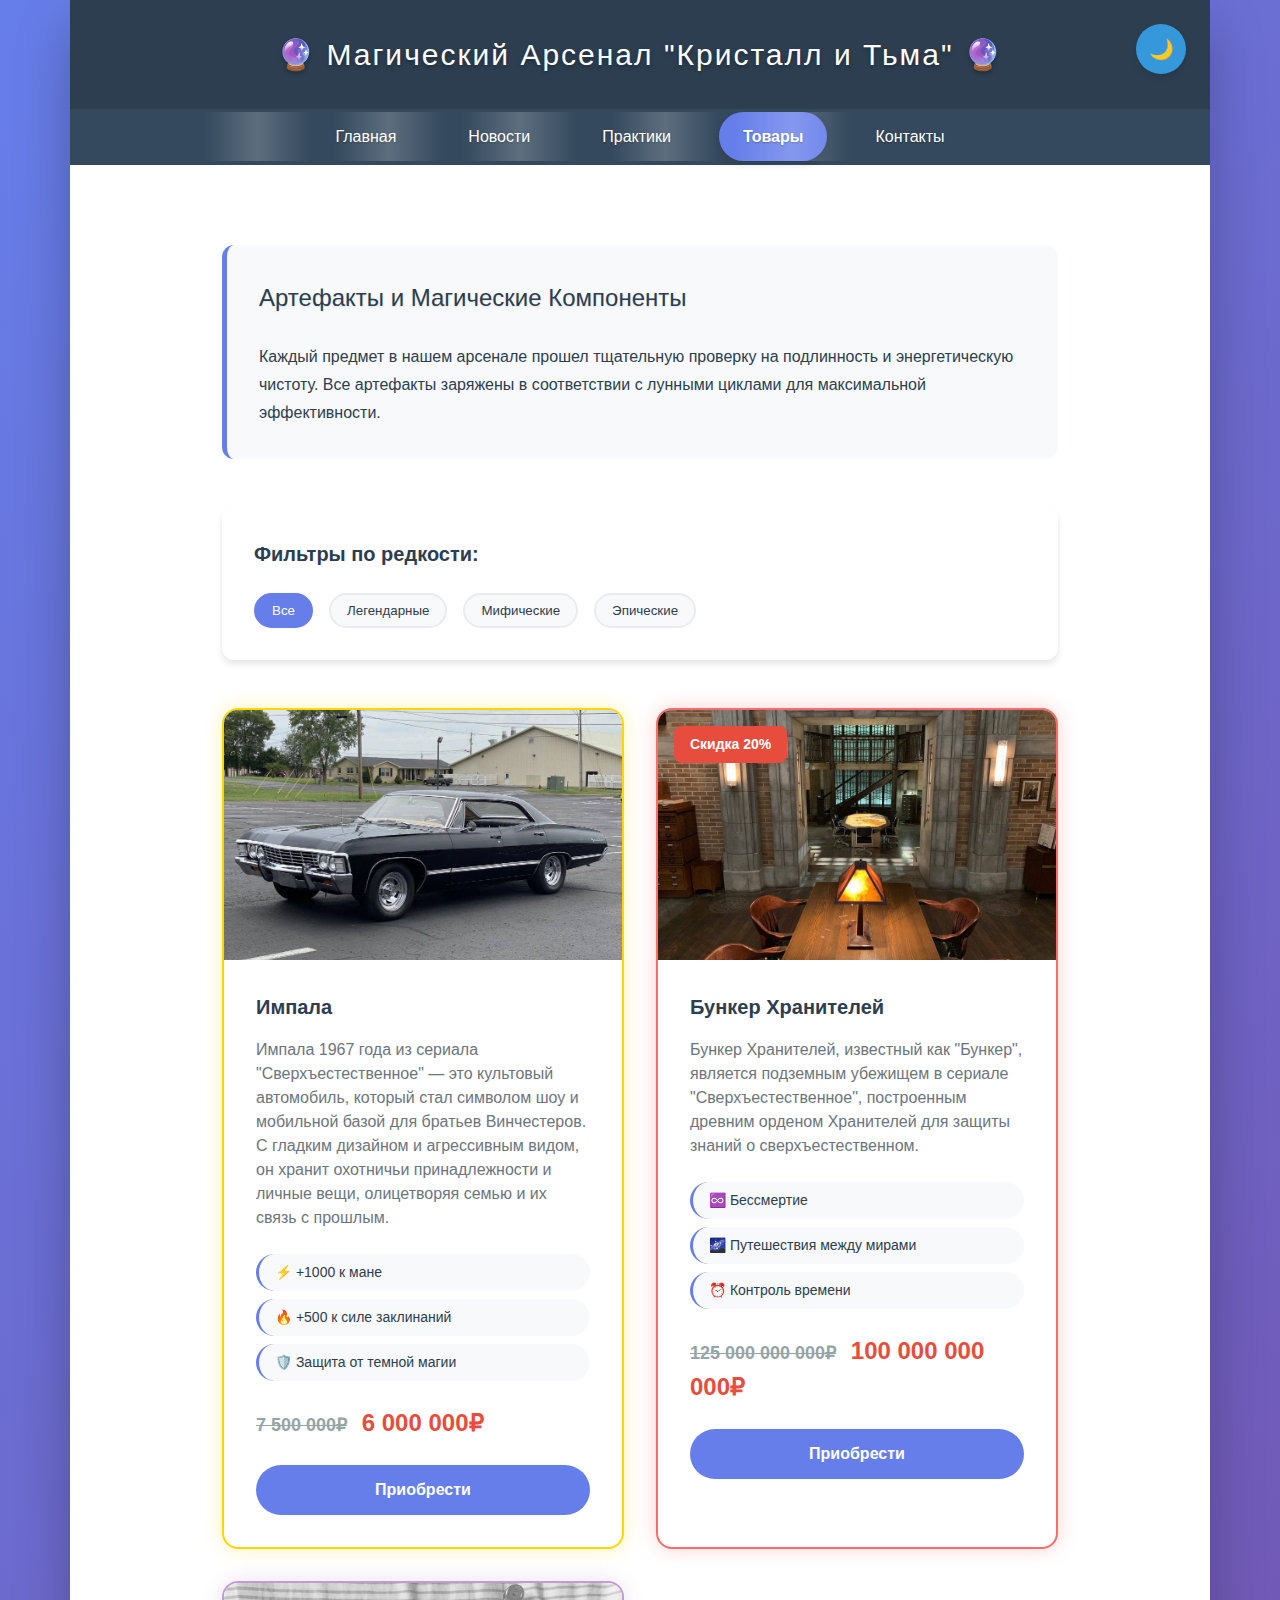
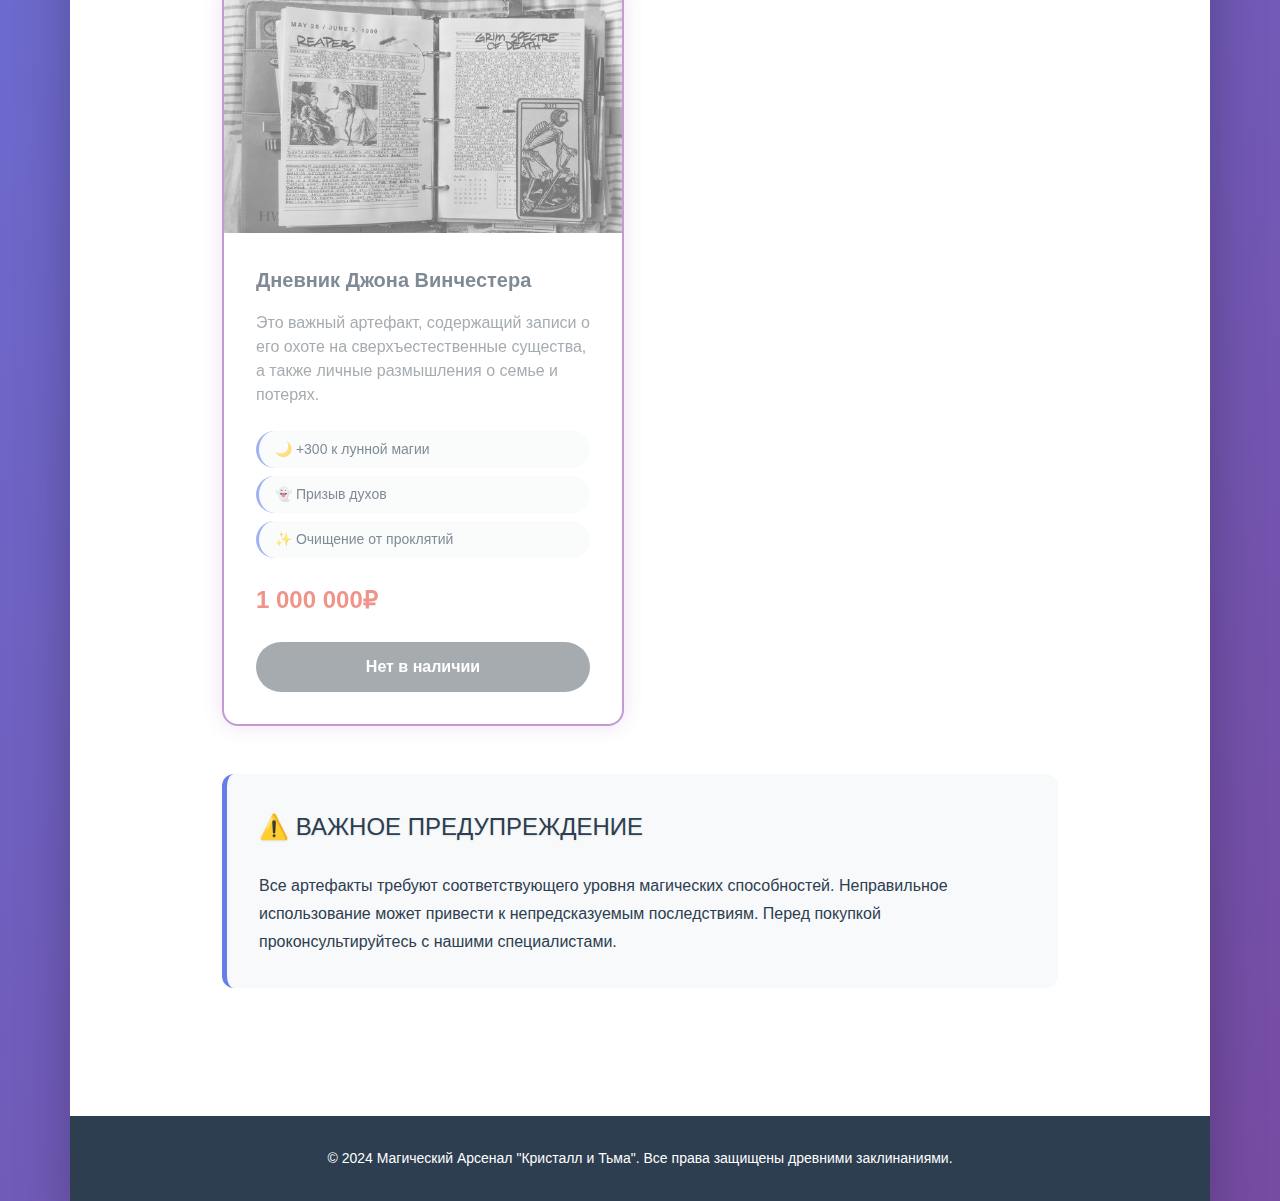
<file: pages/goods_v1.html>
<!DOCTYPE html>
<html lang="ru">
<head>
    <meta charset="UTF-8">
    <meta name="viewport" content="width=device-width, initial-scale=1.0">
    <title>Магический Арсенал</title>
    <link rel="stylesheet" href="../style/styles.css">
    <style>
        /* Компонент карточки товара с состояниями */
        .product-card {
            background: var(--color-bg-primary);
            border-radius: var(--radius-xl);
            box-shadow: var(--shadow-md);
            overflow: hidden;
            transition: all var(--transition-normal);
            position: relative;
            border: 2px solid transparent;
        }

        /* Базовое состояние */
        .product-card {
            transform: translateY(0);
        }

        /* Состояние при наведении */
        .product-card:hover {
            transform: translateY(-10px);
            box-shadow: var(--shadow-xl);
            border-color: var(--color-primary);
        }

        /* Выбранное состояние */
        .product-card--selected {
            border-color: var(--color-success);
            box-shadow: 0 0 0 3px rgba(39, 174, 96, 0.2);
        }

        .product-card--selected::before {
            content: '✓';
            position: absolute;
            top: var(--space-md);
            right: var(--space-md);
            background: var(--color-success);
            color: var(--color-text-inverse);
            width: 30px;
            height: 30px;
            border-radius: var(--radius-full);
            display: flex;
            align-items: center;
            justify-content: center;
            font-weight: var(--font-weight-bold);
            z-index: 1;
        }

        /* Состояние со скидкой */
        .product-card--discount {
            position: relative;
        }

        .product-card--discount::after {
            content: 'Скидка 20%';
            position: absolute;
            top: var(--space-md);
            left: var(--space-md);
            background: var(--color-danger);
            color: var(--color-text-inverse);
            padding: var(--space-sm) var(--space-md);
            border-radius: var(--radius-md);
            font-size: var(--font-size-sm);
            font-weight: var(--font-weight-bold);
            z-index: 1;
        }

        /* Состояние недоступности */
        .product-card--unavailable {
            opacity: 0.6;
            cursor: not-allowed;
        }

        .product-card--unavailable:hover {
            transform: none;
            box-shadow: var(--shadow-md);
        }

        .product-card--unavailable .product-card__image {
            filter: grayscale(100%);
        }

        .product-card--unavailable .product-card__button {
            background: var(--color-gray);
            cursor: not-allowed;
        }

        /* Элементы карточки */
        .product-card__image {
            position: relative;
            overflow: hidden;
            height: 250px;
        }

        .product-card__image img {
            width: 100%;
            height: 100%;
            object-fit: cover;
            transition: transform var(--transition-normal);
        }

        .product-card:hover .product-card__image img {
            transform: scale(1.05);
        }

        .product-card__content {
            padding: var(--space-xl);
        }

        .product-card__title {
            font-size: var(--font-size-xl);
            color: var(--color-text-primary);
            margin: 0 0 var(--space-md) 0;
            font-weight: var(--font-weight-semibold);
        }

        .product-card__description {
            color: var(--color-text-secondary);
            line-height: var(--line-height-normal);
            margin-bottom: var(--space-lg);
        }

        .product-card__stats {
            display: flex;
            flex-direction: column;
            gap: var(--space-sm);
            margin-bottom: var(--space-lg);
        }

        .product-card__stat {
            background: var(--color-bg-secondary);
            padding: var(--space-sm) var(--space-md);
            border-radius: var(--radius-full);
            font-size: var(--font-size-sm);
            color: var(--color-text-primary);
            border-left: 3px solid var(--color-primary);
        }

        .product-card__price {
            font-size: var(--font-size-2xl);
            font-weight: var(--font-weight-bold);
            color: var(--color-danger);
            margin-bottom: var(--space-lg);
        }

        .product-card__price--old {
            text-decoration: line-through;
            color: var(--color-text-muted);
            font-size: var(--font-size-lg);
            margin-right: var(--space-sm);
        }

        .product-card__button {
            background: var(--color-primary);
            color: var(--color-text-inverse);
            border: none;
            padding: var(--space-md) var(--space-lg);
            border-radius: var(--radius-full);
            font-size: var(--font-size-base);
            font-weight: var(--font-weight-semibold);
            cursor: pointer;
            transition: all var(--transition-normal);
            width: 100%;
        }

        .product-card__button:hover {
            background: var(--color-primary-hover);
            transform: translateY(-2px);
            box-shadow: var(--shadow-md);
        }

        .product-card__button:active {
            transform: translateY(0);
        }

        /* Модификаторы редкости */
        .product-card--legendary {
            border-color: #ffd700;
            box-shadow: 0 0 20px rgba(255, 215, 0, 0.3);
        }

        .product-card--mythic {
            border-color: #ff6b6b;
            box-shadow: 0 0 20px rgba(255, 107, 107, 0.3);
        }

        .product-card--epic {
            border-color: #9b59b6;
            box-shadow: 0 0 20px rgba(155, 89, 182, 0.3);
        }

        /* Сетка товаров */
        .products__grid {
            display: grid;
            grid-template-columns: repeat(auto-fit, minmax(350px, 1fr));
            gap: var(--space-xl);
            margin: var(--space-xxl) 0;
        }

        /* Фильтры */
        .filters {
            background: var(--color-bg-primary);
            padding: var(--space-xl);
            border-radius: var(--radius-lg);
            box-shadow: var(--shadow-md);
            margin-bottom: var(--space-xl);
        }

        .filters__title {
            color: var(--color-text-primary);
            margin-bottom: var(--space-lg);
            font-size: var(--font-size-xl);
        }

        .filters__list {
            display: flex;
            gap: var(--space-md);
            flex-wrap: wrap;
        }

        .filter__button {
            background: var(--color-bg-secondary);
            color: var(--color-text-primary);
            border: 2px solid var(--color-light-gray);
            padding: var(--space-sm) var(--space-md);
            border-radius: var(--radius-full);
            cursor: pointer;
            transition: all var(--transition-normal);
            font-weight: var(--font-weight-medium);
        }

        .filter__button:hover {
            background: var(--color-primary);
            color: var(--color-text-inverse);
            border-color: var(--color-primary);
        }

        .filter__button--active {
            background: var(--color-primary);
            color: var(--color-text-inverse);
            border-color: var(--color-primary);
        }
    </style>
</head>
<body>
    <div class="page">
        <header class="header">
            <h1 class="header__title">🔮 Магический Арсенал "Кристалл и Тьма" 🔮</h1>
            <button class="header__theme-switcher" onclick="toggleTheme()" title="Переключить тему">
                🌙
            </button>
        </header>
        
        <nav class="nav">
            <ul class="nav__list">
                <li class="nav__item">
                    <a class="nav__link" href="../index.html">Главная</a>
                </li>
                <li class="nav__item">
                    <a class="nav__link" href="news.html">Новости</a>
                </li>
                <li class="nav__item">
                    <a class="nav__link" href="practices.html">Практики</a>
                </li>
                <li class="nav__item nav__item--active">
                    <a class="nav__link" href="goods.html">Товары</a>
                </li>
                <li class="nav__item">
                    <a class="nav__link" href="contacts.html">Контакты</a>
                </li>
            </ul>
        </nav>
        
        <main class="main">
            <section class="about">
                <h1 class="about__title">Артефакты и Магические Компоненты</h1>
                <p class="about__text">
                    Каждый предмет в нашем арсенале прошел тщательную проверку на подлинность и энергетическую чистоту. 
                    Все артефакты заряжены в соответствии с лунными циклами для максимальной эффективности.
                </p>
            </section>

            <!-- Фильтры -->
            <div class="filters">
                <h3 class="filters__title">Фильтры по редкости:</h3>
                <div class="filters__list">
                    <button class="filter__button filter__button--active" data-filter="all">Все</button>
                    <button class="filter__button" data-filter="legendary">Легендарные</button>
                    <button class="filter__button" data-filter="mythic">Мифические</button>
                    <button class="filter__button" data-filter="epic">Эпические</button>
                </div>
            </div>
            
            <div class="products__grid">
                <article class="product-card product-card--legendary" data-rarity="legendary">
                    <div class="product-card__image">
                        <img src="../images/goods1.jpg" alt="Импала" width="250" height="250">
                    </div>
                    <div class="product-card__content">
                        <h3 class="product-card__title">Импала</h3>
                        <p class="product-card__description">
                            Импала 1967 года из сериала "Сверхъестественное" — это культовый автомобиль, который стал символом шоу и мобильной базой для братьев Винчестеров. 
                            С гладким дизайном и агрессивным видом, он хранит охотничьи принадлежности и личные вещи, олицетворяя семью и их связь с прошлым.
                        </p>
                        <div class="product-card__stats">
                            <span class="product-card__stat">⚡ +1000 к мане</span>
                            <span class="product-card__stat">🔥 +500 к силе заклинаний</span>
                            <span class="product-card__stat">🛡️ Защита от темной магии</span>
                        </div>
                        <div class="product-card__price">
                            <span class="product-card__price--old">7 500 000₽</span>
                            6 000 000₽
                        </div>
                        <button class="product-card__button" onclick="toggleSelection(this)">Приобрести</button>
                    </div>
                </article>
                
                <article class="product-card product-card--mythic product-card--discount" data-rarity="mythic">
                    <div class="product-card__image">
                        <img src="../images/goods2.jpg" alt="Бункер Хранителей" width="250" height="250">
                    </div>
                    <div class="product-card__content">
                        <h3 class="product-card__title">Бункер Хранителей</h3>
                        <p class="product-card__description">
                            Бункер Хранителей, известный как "Бункер", является подземным убежищем в сериале "Сверхъестественное", 
                            построенным древним орденом Хранителей для защиты знаний о сверхъестественном.
                        </p>
                        <div class="product-card__stats">
                            <span class="product-card__stat">♾️ Бессмертие</span>
                            <span class="product-card__stat">🌌 Путешествия между мирами</span>
                            <span class="product-card__stat">⏰ Контроль времени</span>
                        </div>
                        <div class="product-card__price">
                            <span class="product-card__price--old">125 000 000 000₽</span>
                            100 000 000 000₽
                        </div>
                        <button class="product-card__button" onclick="toggleSelection(this)">Приобрести</button>
                    </div>
                </article>
                
                <article class="product-card product-card--epic product-card--unavailable" data-rarity="epic">
                    <div class="product-card__image">
                        <img src="../images/goods3.jpg" alt="Дневник Джона Винчестера" width="250" height="250">
                    </div>
                    <div class="product-card__content">
                        <h3 class="product-card__title">Дневник Джона Винчестера</h3>
                        <p class="product-card__description">
                            Это важный артефакт, содержащий записи о его охоте на сверхъестественные существа, 
                            а также личные размышления о семье и потерях.
                        </p>
                        <div class="product-card__stats">
                            <span class="product-card__stat">🌙 +300 к лунной магии</span>
                            <span class="product-card__stat">👻 Призыв духов</span>
                            <span class="product-card__stat">✨ Очищение от проклятий</span>
                        </div>
                        <div class="product-card__price">1 000 000₽</div>
                        <button class="product-card__button" disabled>Нет в наличии</button>
                    </div>
                </article>
            </div>
            
            <aside class="about">
                <h3 class="about__title">⚠️ ВАЖНОЕ ПРЕДУПРЕЖДЕНИЕ</h3>
                <p class="about__text">
                    Все артефакты требуют соответствующего уровня магических способностей. 
                    Неправильное использование может привести к непредсказуемым последствиям. 
                    Перед покупкой проконсультируйтесь с нашими специалистами.
                </p>
            </aside>
        </main>
        
        <footer class="footer">
            <p class="footer__text">© 2024 Магический Арсенал "Кристалл и Тьма". Все права защищены древними заклинаниями.</p>
        </footer>
    </div>

    <script>
        // Переключатель темы
        function toggleTheme() {
            const currentTheme = document.documentElement.getAttribute('data-theme');
            const newTheme = currentTheme === 'dark' ? 'light' : 'dark';
            document.documentElement.setAttribute('data-theme', newTheme);
            localStorage.setItem('theme', newTheme);
            
            const themeButton = document.querySelector('.header__theme-switcher');
            themeButton.textContent = newTheme === 'dark' ? '☀️' : '🌙';
        }

        // Загружаем сохраненную тему
        document.addEventListener('DOMContentLoaded', function() {
            const savedTheme = localStorage.getItem('theme') || 'light';
            document.documentElement.setAttribute('data-theme', savedTheme);
            
            const themeButton = document.querySelector('.header__theme-switcher');
            themeButton.textContent = savedTheme === 'dark' ? '☀️' : '🌙';
        });

        // Переключение выбора карточки
        function toggleSelection(button) {
            const card = button.closest('.product-card');
            card.classList.toggle('product-card--selected');
            
            if (card.classList.contains('product-card--selected')) {
                button.textContent = 'Выбрано ✓';
                button.style.background = 'var(--color-success)';
            } else {
                button.textContent = 'Приобрести';
                button.style.background = 'var(--color-primary)';
            }
        }

        // Фильтрация по редкости
        document.addEventListener('DOMContentLoaded', function() {
            const filterButtons = document.querySelectorAll('.filter__button');
            const productCards = document.querySelectorAll('.product-card');

            filterButtons.forEach(button => {
                button.addEventListener('click', function() {
                    // Убираем активный класс со всех кнопок
                    filterButtons.forEach(btn => btn.classList.remove('filter__button--active'));
                    // Добавляем активный класс к нажатой кнопке
                    this.classList.add('filter__button--active');

                    const filter = this.getAttribute('data-filter');

                    productCards.forEach(card => {
                        if (filter === 'all' || card.getAttribute('data-rarity') === filter) {
                            card.style.display = 'block';
                            card.style.animation = 'fadeIn 0.5s ease';
                        } else {
                            card.style.display = 'none';
                        }
                    });
                });
            });
        });

        // Добавляем анимацию появления карточек
        const style = document.createElement('style');
        style.textContent = `
            @keyframes fadeIn {
                from { opacity: 0; transform: translateY(20px); }
                to { opacity: 1; transform: translateY(0); }
            }
        `;
        document.head.appendChild(style);
    </script>
</body>
</html>
</file>
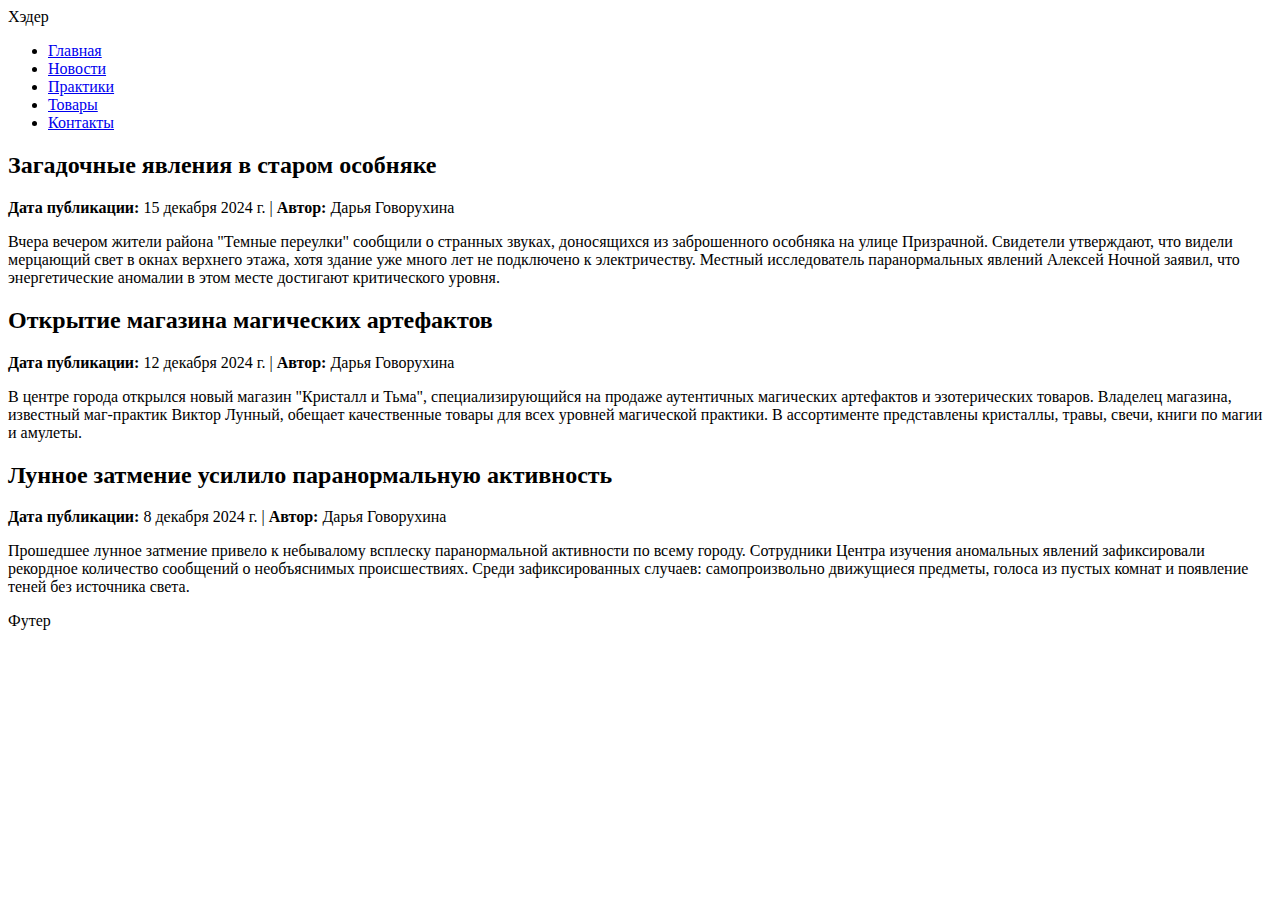
<file: pages/news.html>
<!DOCTYPE html>
<html lang="ru">
<head>
    <meta charset="UTF-8">
    <meta name="viewport" content="width=device-width, initial-scale=1.0">
    <title>Новости</title>
</head>
<body>
    <div id="header">Хэдер</div>
    
    <div id="menu">
        <ul>
            <li><a href="../index.html">Главная</a></li>
            <li><a href="news.html">Новости</a></li>
            <li><a href="practices.html">Практики</a></li>
            <li><a href="goods.html">Товары</a></li>
            <li><a href="contacts.html">Контакты</a></li>
        </ul>
    </div>
    
    <div id="content">
        <div>
            <h2>Загадочные явления в старом особняке</h2>
            <p><strong>Дата публикации:</strong> 15 декабря 2024 г. | <strong>Автор:</strong> Дарья Говорухина</p>
            <p>Вчера вечером жители района "Темные переулки" сообщили о странных звуках, доносящихся из заброшенного особняка на улице Призрачной. Свидетели утверждают, что видели мерцающий свет в окнах верхнего этажа, хотя здание уже много лет не подключено к электричеству. Местный исследователь паранормальных явлений Алексей Ночной заявил, что энергетические аномалии в этом месте достигают критического уровня.</p>
        </div>
        
        <div>
            <h2>Открытие магазина магических артефактов</h2>
            <p><strong>Дата публикации:</strong> 12 декабря 2024 г. | <strong>Автор:</strong> Дарья Говорухина</p>
            <p>В центре города открылся новый магазин "Кристалл и Тьма", специализирующийся на продаже аутентичных магических артефактов и эзотерических товаров. Владелец магазина, известный маг-практик Виктор Лунный, обещает качественные товары для всех уровней магической практики. В ассортименте представлены кристаллы, травы, свечи, книги по магии и амулеты.</p>
        </div>
        
        <div>
            <h2>Лунное затмение усилило паранормальную активность</h2>
            <p><strong>Дата публикации:</strong> 8 декабря 2024 г. | <strong>Автор:</strong> Дарья Говорухина</p>
            <p>Прошедшее лунное затмение привело к небывалому всплеску паранормальной активности по всему городу. Сотрудники Центра изучения аномальных явлений зафиксировали рекордное количество сообщений о необъяснимых происшествиях. Среди зафиксированных случаев: самопроизвольно движущиеся предметы, голоса из пустых комнат и появление теней без источника света.</p>
        </div>
    </div>
    
    <div id="footer">Футер</div>
</body>
</html>
</file>
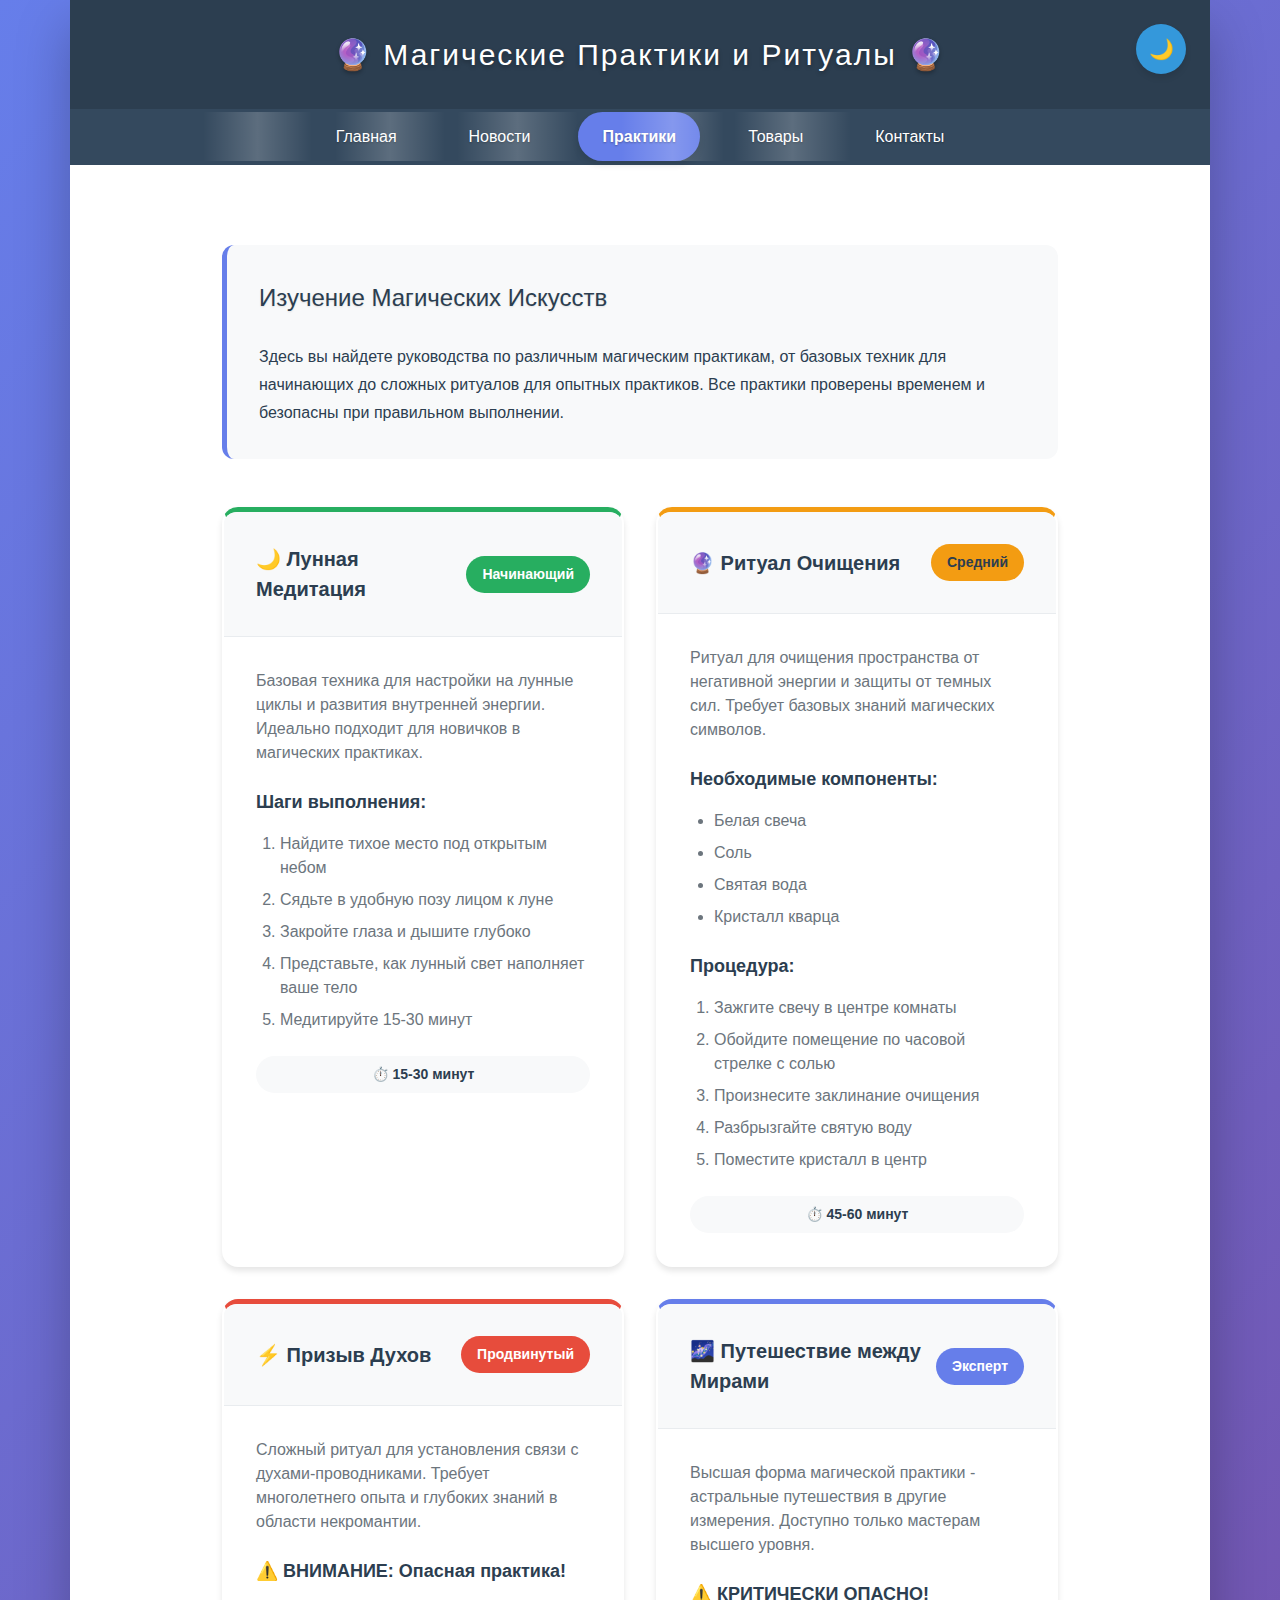
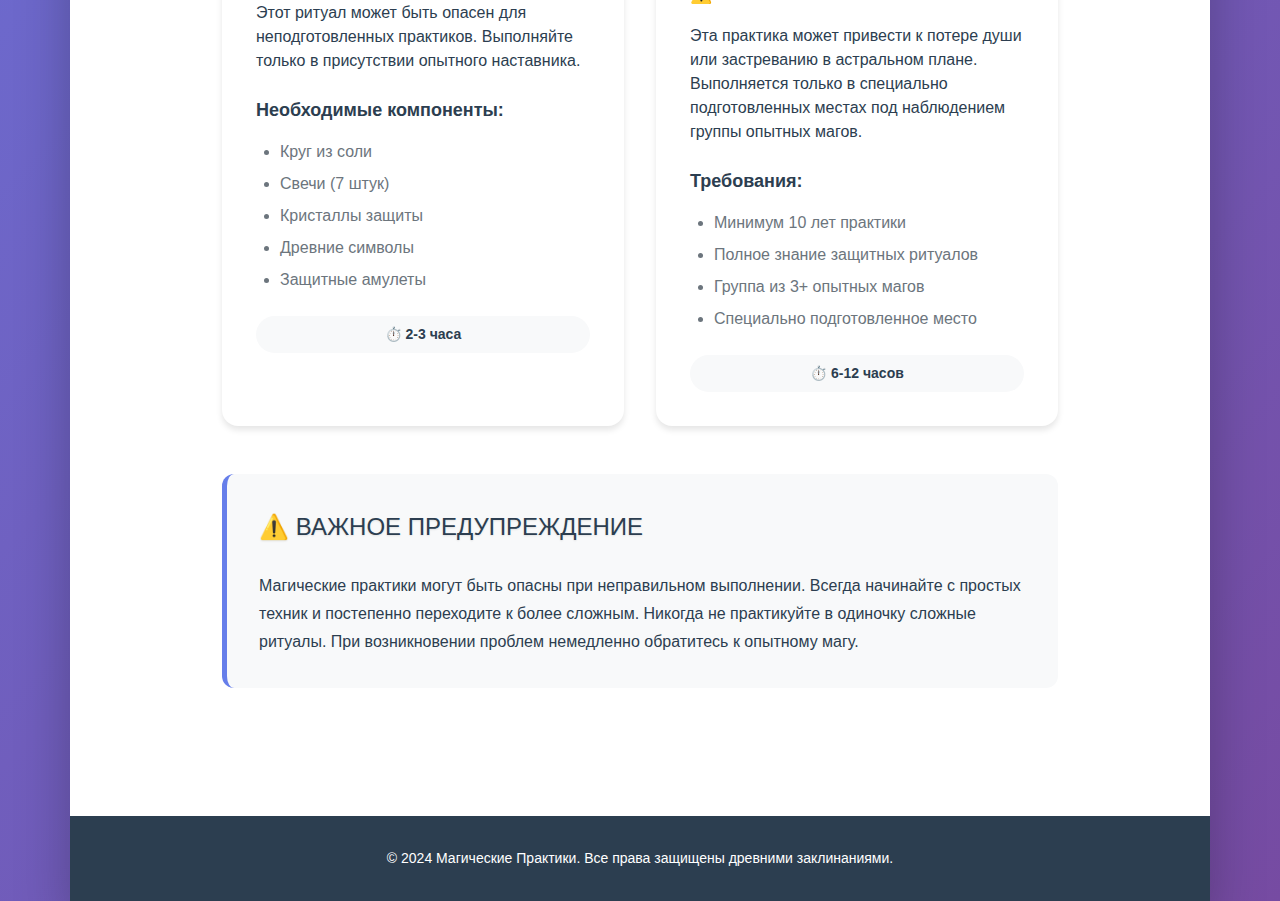
<file: pages/practices.html>
<!DOCTYPE html>
<html lang="ru">
<head>
    <meta charset="UTF-8">
    <meta name="viewport" content="width=device-width, initial-scale=1.0">
    <title>Магические Практики</title>
    <link rel="stylesheet" href="../style/styles.css">
    <style>
        /* Компонент карточки практики */
        .practice-card {
            background: var(--color-bg-primary);
            border-radius: var(--radius-xl);
            box-shadow: var(--shadow-md);
            overflow: hidden;
            transition: all var(--transition-normal);
            position: relative;
            border: 2px solid transparent;
        }

        .practice-card:hover {
            transform: translateY(-5px);
            box-shadow: var(--shadow-lg);
        }

        /* Модификаторы уровней сложности */
        .practice-card--beginner {
            border-top: 5px solid var(--color-success);
        }

        .practice-card--intermediate {
            border-top: 5px solid var(--color-warning);
        }

        .practice-card--advanced {
            border-top: 5px solid var(--color-danger);
        }

        .practice-card--expert {
            border-top: 5px solid var(--color-primary);
        }

        .practice-card__header {
            background: var(--color-bg-secondary);
            padding: var(--space-xl);
            border-bottom: 1px solid var(--color-light-gray);
            display: flex;
            justify-content: space-between;
            align-items: center;
        }

        .practice-card__title {
            font-size: var(--font-size-xl);
            color: var(--color-text-primary);
            margin: 0;
            font-weight: var(--font-weight-semibold);
        }

        .practice-card__level {
            background: var(--color-gray);
            color: var(--color-text-inverse);
            padding: var(--space-sm) var(--space-md);
            border-radius: var(--radius-full);
            font-size: var(--font-size-sm);
            font-weight: var(--font-weight-bold);
        }

        .practice-card--beginner .practice-card__level {
            background: var(--color-success);
        }

        .practice-card--intermediate .practice-card__level {
            background: var(--color-warning);
            color: var(--color-text-primary);
        }

        .practice-card--advanced .practice-card__level {
            background: var(--color-danger);
        }

        .practice-card--expert .practice-card__level {
            background: var(--color-primary);
        }

        .practice-card__content {
            padding: var(--space-xl);
        }

        .practice-card__description {
            color: var(--color-text-secondary);
            line-height: var(--line-height-normal);
            margin-bottom: var(--space-lg);
        }

        .practice-card__steps h4 {
            color: var(--color-text-primary);
            margin: var(--space-lg) 0 var(--space-md) 0;
            font-size: var(--font-size-lg);
        }

        .practice-card__steps ul,
        .practice-card__steps ol {
            margin: var(--space-md) 0;
            padding-left: var(--space-lg);
        }

        .practice-card__steps li {
            color: var(--color-text-secondary);
            line-height: var(--line-height-normal);
            margin-bottom: var(--space-sm);
        }

        .practice-card__duration {
            background: var(--color-bg-secondary);
            color: var(--color-text-primary);
            padding: var(--space-sm) var(--space-md);
            border-radius: var(--radius-full);
            font-size: var(--font-size-sm);
            font-weight: var(--font-weight-semibold);
            text-align: center;
            margin-top: var(--space-lg);
        }

        .practices__grid {
            display: grid;
            grid-template-columns: repeat(auto-fit, minmax(350px, 1fr));
            gap: var(--space-xl);
            margin: var(--space-xxl) 0;
        }
    </style>
</head>
<body>
    <div class="page">
        <header class="header">
            <h1 class="header__title">🔮 Магические Практики и Ритуалы 🔮</h1>
            <button class="header__theme-switcher" onclick="toggleTheme()" title="Переключить тему">
                🌙
            </button>
        </header>
        
        <nav class="nav">
            <ul class="nav__list">
                <li class="nav__item">
                    <a class="nav__link" href="../index.html">Главная</a>
                </li>
                <li class="nav__item">
                    <a class="nav__link" href="news.html">Новости</a>
                </li>
                <li class="nav__item nav__item--active">
                    <a class="nav__link" href="practices.html">Практики</a>
                </li>
                <li class="nav__item">
                    <a class="nav__link" href="goods.html">Товары</a>
                </li>
                <li class="nav__item">
                    <a class="nav__link" href="contacts.html">Контакты</a>
                </li>
            </ul>
        </nav>
        
        <main class="main">
            <section class="about">
                <h1 class="about__title">Изучение Магических Искусств</h1>
                <p class="about__text">
                    Здесь вы найдете руководства по различным магическим практикам, от базовых техник для начинающих до сложных ритуалов для опытных практиков. 
                    Все практики проверены временем и безопасны при правильном выполнении.
                </p>
            </section>
            
            <div class="practices__grid">
                <article class="practice-card practice-card--beginner">
                    <header class="practice-card__header">
                        <h3 class="practice-card__title">🌙 Лунная Медитация</h3>
                        <span class="practice-card__level">Начинающий</span>
                    </header>
                    <div class="practice-card__content">
                        <p class="practice-card__description">
                            Базовая техника для настройки на лунные циклы и развития внутренней энергии. 
                            Идеально подходит для новичков в магических практиках.
                        </p>
                        <div class="practice-card__steps">
                            <h4>Шаги выполнения:</h4>
                            <ol>
                                <li>Найдите тихое место под открытым небом</li>
                                <li>Сядьте в удобную позу лицом к луне</li>
                                <li>Закройте глаза и дышите глубоко</li>
                                <li>Представьте, как лунный свет наполняет ваше тело</li>
                                <li>Медитируйте 15-30 минут</li>
                            </ol>
                        </div>
                        <div class="practice-card__duration">⏱️ 15-30 минут</div>
                    </div>
                </article>
                
                <article class="practice-card practice-card--intermediate">
                    <header class="practice-card__header">
                        <h3 class="practice-card__title">🔮 Ритуал Очищения</h3>
                        <span class="practice-card__level">Средний</span>
                    </header>
                    <div class="practice-card__content">
                        <p class="practice-card__description">
                            Ритуал для очищения пространства от негативной энергии и защиты от темных сил. 
                            Требует базовых знаний магических символов.
                        </p>
                        <div class="practice-card__steps">
                            <h4>Необходимые компоненты:</h4>
                            <ul>
                                <li>Белая свеча</li>
                                <li>Соль</li>
                                <li>Святая вода</li>
                                <li>Кристалл кварца</li>
                            </ul>
                            <h4>Процедура:</h4>
                            <ol>
                                <li>Зажгите свечу в центре комнаты</li>
                                <li>Обойдите помещение по часовой стрелке с солью</li>
                                <li>Произнесите заклинание очищения</li>
                                <li>Разбрызгайте святую воду</li>
                                <li>Поместите кристалл в центр</li>
                            </ol>
                        </div>
                        <div class="practice-card__duration">⏱️ 45-60 минут</div>
                    </div>
                </article>
                
                <article class="practice-card practice-card--advanced">
                    <header class="practice-card__header">
                        <h3 class="practice-card__title">⚡ Призыв Духов</h3>
                        <span class="practice-card__level">Продвинутый</span>
                    </header>
                    <div class="practice-card__content">
                        <p class="practice-card__description">
                            Сложный ритуал для установления связи с духами-проводниками. 
                            Требует многолетнего опыта и глубоких знаний в области некромантии.
                        </p>
                        <div class="practice-card__steps">
                            <h4>⚠️ ВНИМАНИЕ: Опасная практика!</h4>
                            <p>Этот ритуал может быть опасен для неподготовленных практиков. Выполняйте только в присутствии опытного наставника.</p>
                            <h4>Необходимые компоненты:</h4>
                            <ul>
                                <li>Круг из соли</li>
                                <li>Свечи (7 штук)</li>
                                <li>Кристаллы защиты</li>
                                <li>Древние символы</li>
                                <li>Защитные амулеты</li>
                            </ul>
                        </div>
                        <div class="practice-card__duration">⏱️ 2-3 часа</div>
                    </div>
                </article>
                
                <article class="practice-card practice-card--expert">
                    <header class="practice-card__header">
                        <h3 class="practice-card__title">🌌 Путешествие между Мирами</h3>
                        <span class="practice-card__level">Эксперт</span>
                    </header>
                    <div class="practice-card__content">
                        <p class="practice-card__description">
                            Высшая форма магической практики - астральные путешествия в другие измерения. 
                            Доступно только мастерам высшего уровня.
                        </p>
                        <div class="practice-card__steps">
                            <h4>⚠️ КРИТИЧЕСКИ ОПАСНО!</h4>
                            <p>Эта практика может привести к потере души или застреванию в астральном плане. 
                            Выполняется только в специально подготовленных местах под наблюдением группы опытных магов.</p>
                            <h4>Требования:</h4>
                            <ul>
                                <li>Минимум 10 лет практики</li>
                                <li>Полное знание защитных ритуалов</li>
                                <li>Группа из 3+ опытных магов</li>
                                <li>Специально подготовленное место</li>
                            </ul>
                        </div>
                        <div class="practice-card__duration">⏱️ 6-12 часов</div>
                    </div>
                </article>
            </div>
            
            <aside class="about">
                <h3 class="about__title">⚠️ ВАЖНОЕ ПРЕДУПРЕЖДЕНИЕ</h3>
                <p class="about__text">
                    Магические практики могут быть опасны при неправильном выполнении. Всегда начинайте с простых техник и постепенно переходите к более сложным. 
                    Никогда не практикуйте в одиночку сложные ритуалы. При возникновении проблем немедленно обратитесь к опытному магу.
                </p>
            </aside>
        </main>
        
        <footer class="footer">
            <p class="footer__text">© 2024 Магические Практики. Все права защищены древними заклинаниями.</p>
        </footer>
    </div>

    <script>
        // Переключатель темы
        function toggleTheme() {
            const currentTheme = document.documentElement.getAttribute('data-theme');
            const newTheme = currentTheme === 'dark' ? 'light' : 'dark';
            document.documentElement.setAttribute('data-theme', newTheme);
            localStorage.setItem('theme', newTheme);
            
            const themeButton = document.querySelector('.header__theme-switcher');
            themeButton.textContent = newTheme === 'dark' ? '☀️' : '🌙';
        }

        // Загружаем сохраненную тему
        document.addEventListener('DOMContentLoaded', function() {
            const savedTheme = localStorage.getItem('theme') || 'light';
            document.documentElement.setAttribute('data-theme', savedTheme);
            
            const themeButton = document.querySelector('.header__theme-switcher');
            themeButton.textContent = savedTheme === 'dark' ? '☀️' : '🌙';
        });
    </script>
</body>
</html>
</file>
<file: style/styles.css>
/* ===== CSS ПЕРЕМЕННЫЕ ===== */
:root {
  /* Цветовая палитра */
  --color-primary: #667eea;
  --color-primary-hover: #764ba2;
  --color-secondary: #2c3e50;
  --color-secondary-hover: #34495e;
  --color-accent: #3498db;
  --color-accent-hover: #2980b9;
  --color-success: #27ae60;
  --color-warning: #f39c12;
  --color-danger: #e74c3c;
  --color-info: #17a2b8;
  
  /* Нейтральные цвета */
  --color-white: #ffffff;
  --color-light: #f8f9fa;
  --color-light-gray: #e9ecef;
  --color-gray: #6c757d;
  --color-dark-gray: #495057;
  --color-dark: #2c3e50;
  --color-black: #000000;
  
  /* Текстовые цвета */
  --color-text-primary: #2c3e50;
  --color-text-secondary: #6c757d;
  --color-text-muted: #95a5a6;
  --color-text-inverse: #ffffff;
  
  /* Фоновые цвета */
  --color-bg-primary: #ffffff;
  --color-bg-secondary: #f8f9fa;
  --color-bg-dark: #2c3e50;
  --color-bg-gradient: linear-gradient(135deg, #667eea 0%, #764ba2 100%);
  
  /* Размеры и отступы */
  --space-xs: 0.25rem;    /* 4px */
  --space-sm: 0.5rem;     /* 8px */
  --space-md: 1rem;       /* 16px */
  --space-lg: 1.5rem;     /* 24px */
  --space-xl: 2rem;       /* 32px */
  --space-xxl: 3rem;      /* 48px */
  
  /* Размеры шрифтов */
  --font-size-xs: 0.75rem;    /* 12px */
  --font-size-sm: 0.875rem;   /* 14px */
  --font-size-base: 1rem;     /* 16px */
  --font-size-lg: 1.125rem;   /* 18px */
  --font-size-xl: 1.25rem;    /* 20px */
  --font-size-2xl: 1.5rem;    /* 24px */
  --font-size-3xl: 1.875rem;  /* 30px */
  --font-size-4xl: 2.25rem;   /* 36px */
  
  /* Веса шрифтов */
  --font-weight-light: 300;
  --font-weight-normal: 400;
  --font-weight-medium: 500;
  --font-weight-semibold: 600;
  --font-weight-bold: 700;
  
  /* Высота строк */
  --line-height-tight: 1.25;
  --line-height-normal: 1.5;
  --line-height-relaxed: 1.75;
  
  /* Радиусы скругления */
  --radius-sm: 0.25rem;   /* 4px */
  --radius-md: 0.5rem;    /* 8px */
  --radius-lg: 0.75rem;   /* 12px */
  --radius-xl: 1rem;      /* 16px */
  --radius-full: 9999px;
  
  /* Тени */
  --shadow-sm: 0 1px 2px rgba(0, 0, 0, 0.05);
  --shadow-md: 0 4px 6px rgba(0, 0, 0, 0.1);
  --shadow-lg: 0 10px 15px rgba(0, 0, 0, 0.1);
  --shadow-xl: 0 20px 25px rgba(0, 0, 0, 0.1);
  --shadow-2xl: 0 25px 50px rgba(0, 0, 0, 0.25);
  
  /* Переходы */
  --transition-fast: 0.15s ease;
  --transition-normal: 0.3s ease;
  --transition-slow: 0.5s ease;
  
  /* Z-index */
  --z-dropdown: 1000;
  --z-sticky: 1020;
  --z-fixed: 1030;
  --z-modal-backdrop: 1040;
  --z-modal: 1050;
  --z-popover: 1060;
  --z-tooltip: 1070;
  
  /* Размеры контейнеров */
  --container-sm: 540px;
  --container-md: 720px;
  --container-lg: 960px;
  --container-xl: 1140px;
  --container-xxl: 1320px;
}

/* Темная тема */
[data-theme="dark"] {
  --color-primary: #a78bfa;
  --color-primary-hover: #8b5cf6;
  --color-secondary: #1e1b4b;
  --color-secondary-hover: #312e81;
  --color-accent: #06b6d4;
  --color-accent-hover: #0891b2;
  
  --color-white: #0f0f23;
  --color-light: #1e1b4b;
  --color-light-gray: #312e81;
  --color-gray: #a1a1aa;
  --color-dark-gray: #e4e4e7;
  --color-dark: #ffffff;
  --color-black: #ffffff;
  
  --color-text-primary: #ffffff;
  --color-text-secondary: #e4e4e7;
  --color-text-muted: #a1a1aa;
  --color-text-inverse: #0f0f23;
  
  --color-bg-primary: #0f0f23;
  --color-bg-secondary: #1e1b4b;
  --color-bg-dark: #0a0a1a;
  --color-bg-gradient: linear-gradient(135deg, #1e1b4b 0%, #312e81 100%);
}

/* ===== БАЗОВЫЕ СТИЛИ ===== */
* {
  margin: 0;
  padding: 0;
  box-sizing: border-box;
}

body {
  font-family: 'Segoe UI', Tahoma, Geneva, Verdana, sans-serif;
  font-size: var(--font-size-base);
  line-height: var(--line-height-normal);
  color: var(--color-text-primary);
  background: var(--color-bg-gradient);
  min-height: 100vh;
  transition: background var(--transition-normal), color var(--transition-normal);
}

/* ===== БЛОК PAGE ===== */
.page {
  max-width: var(--container-xl);
  margin: 0 auto;
  background: var(--color-bg-primary);
  min-height: 100vh;
  box-shadow: var(--shadow-2xl);
  display: grid;
  grid-template-rows: auto auto 1fr auto;
  grid-template-areas: "header" "nav" "main" "footer";
  transition: background var(--transition-normal);
}

/* ===== БЛОК HEADER ===== */
.header {
  background: var(--color-secondary);
  color: var(--color-text-inverse);
  text-align: center;
  padding: var(--space-xl);
  font-size: var(--font-size-3xl);
  font-weight: var(--font-weight-light);
  letter-spacing: 2px;
  grid-area: header;
  position: relative;
  transition: background var(--transition-normal);
  text-shadow: 0 2px 4px rgba(0, 0, 0, 0.3);
}

.header__title {
  margin: 0;
  font-size: inherit;
  font-weight: inherit;
}

/* Переключатель темы */
.header__theme-switcher {
  position: absolute;
  top: var(--space-lg);
  right: var(--space-lg);
  background: var(--color-accent);
  border: none;
  border-radius: var(--radius-full);
  width: 50px;
  height: 50px;
  cursor: pointer;
  display: flex;
  align-items: center;
  justify-content: center;
  font-size: var(--font-size-xl);
  transition: all var(--transition-normal);
  box-shadow: var(--shadow-md);
}

.header__theme-switcher:hover {
  background: var(--color-accent-hover);
  transform: scale(1.1);
  box-shadow: var(--shadow-lg);
}

/* ===== БЛОК NAV ===== */
.nav {
  background: var(--color-secondary-hover);
  padding: var(--space-md) 0;
  grid-area: nav;
  transition: background var(--transition-normal);
}

.nav__list {
  list-style: none;
  display: flex;
  justify-content: center;
  gap: var(--space-lg);
  margin: 0;
  padding: 0;
}

.nav__item {
  margin: 0;
}

.nav__link {
  color: var(--color-text-inverse);
  text-decoration: none;
  padding: var(--space-md) var(--space-lg);
  border-radius: var(--radius-full);
  transition: all var(--transition-normal);
  font-weight: var(--font-weight-medium);
  position: relative;
  overflow: hidden;
  text-shadow: 0 1px 2px rgba(0, 0, 0, 0.3);
}

.nav__link::before {
  content: '';
  position: absolute;
  top: 0;
  left: -100%;
  width: 100%;
  height: 100%;
  background: linear-gradient(90deg, transparent, rgba(255,255,255,0.2), transparent);
  transition: left var(--transition-slow);
}

.nav__link:hover::before {
  left: 100%;
}

.nav__link:hover {
  background: rgba(255,255,255,0.1);
  transform: translateY(-2px);
  box-shadow: var(--shadow-md);
}

/* Модификатор --active */
.nav__item--active .nav__link {
  background: var(--color-primary);
  font-weight: var(--font-weight-semibold);
  box-shadow: var(--shadow-md);
}

.nav__item--active .nav__link:hover {
  background: var(--color-primary-hover);
  transform: translateY(-2px);
}

/* ===== БЛОК MAIN ===== */
.main {
  padding: var(--space-xl);
  max-width: 900px;
  margin: 0 auto;
  grid-area: main;
  transition: background var(--transition-normal);
}

/* ===== БЛОК PROFILE ===== */
.profile {
  text-align: center;
  margin-bottom: var(--space-xxl);
}

.profile__title {
  font-size: var(--font-size-4xl);
  color: var(--color-text-primary);
  margin-bottom: var(--space-md);
  font-weight: var(--font-weight-light);
  text-shadow: 0 2px 4px rgba(0, 0, 0, 0.1);
}

.profile__photo {
  width: 220px;
  height: 280px;
  border-radius: var(--radius-lg);
  object-fit: cover;
  margin: var(--space-lg) auto;
  border: 4px solid var(--color-primary);
  box-shadow: var(--shadow-xl);
  transition: all var(--transition-normal);
}

.profile__photo:hover {
  transform: scale(1.05);
  box-shadow: var(--shadow-2xl);
}

.profile__name {
  font-size: var(--font-size-2xl);
  color: var(--color-text-primary);
  margin: var(--space-md) 0;
  font-weight: var(--font-weight-medium);
}

.profile__group {
  font-size: var(--font-size-lg);
  color: var(--color-text-secondary);
  margin: var(--space-sm) 0;
}

/* ===== БЛОК ABOUT ===== */
.about {
  background: var(--color-bg-secondary);
  padding: var(--space-xl);
  border-radius: var(--radius-lg);
  margin: var(--space-xxl) 0;
  border-left: 5px solid var(--color-primary);
  font-size: var(--font-size-base);
  line-height: var(--line-height-relaxed);
  transition: all var(--transition-normal);
}

.about:hover {
  transform: translateY(-2px);
  box-shadow: var(--shadow-lg);
}

.about__title {
  font-size: var(--font-size-2xl);
  color: var(--color-text-primary);
  margin-bottom: var(--space-lg);
  font-weight: var(--font-weight-light);
  text-shadow: 0 1px 2px rgba(0, 0, 0, 0.1);
}

/* ===== БЛОК SKILLS ===== */
.skills {
  margin-top: var(--space-xxl);
}

.skills__title {
  font-size: var(--font-size-2xl);
  color: var(--color-text-primary);
  text-align: center;
  margin-bottom: var(--space-xl);
  font-weight: var(--font-weight-light);
}

.skills__list {
  display: grid;
  grid-template-columns: repeat(auto-fit, minmax(150px, 1fr));
  gap: var(--space-lg);
  margin: var(--space-lg) 0;
}

/* Блок skill с модификаторами */
.skill {
  background: var(--color-primary);
  color: var(--color-text-inverse);
  padding: var(--space-lg);
  border-radius: var(--radius-full);
  font-weight: var(--font-weight-semibold);
  font-size: var(--font-size-sm);
  box-shadow: var(--shadow-md);
  transition: all var(--transition-normal);
  text-align: center;
  position: relative;
  overflow: hidden;
}

.skill::before {
  content: '';
  position: absolute;
  top: 0;
  left: -100%;
  width: 100%;
  height: 100%;
  background: linear-gradient(90deg, transparent, rgba(255,255,255,0.2), transparent);
  transition: left var(--transition-slow);
}

.skill:hover::before {
  left: 100%;
}

.skill:hover {
  transform: translateY(-3px);
  box-shadow: var(--shadow-lg);
}

.skill--html {
  background: #e34c26;
}

.skill--css {
  background: #264de4;
}

.skill--js {
  background: #f0db4f;
  color: var(--color-text-primary);
}

.skill--react {
  background: #61dafb;
  color: var(--color-text-primary);
}

.skill--node {
  background: #339933;
}

/* ===== БЛОК EXPERIENCE ===== */
.experience {
  margin-top: var(--space-xxl);
}

.experience__title {
  font-size: var(--font-size-2xl);
  color: var(--color-text-primary);
  text-align: center;
  margin-bottom: var(--space-xl);
  font-weight: var(--font-weight-light);
}

.experience__grid {
  display: grid;
  grid-template-columns: repeat(auto-fit, minmax(300px, 1fr));
  gap: var(--space-lg);
}

/* Блок experience-card */
.experience-card {
  background: var(--color-bg-primary);
  padding: var(--space-xl);
  border-radius: var(--radius-lg);
  box-shadow: var(--shadow-md);
  border-left: 4px solid var(--color-primary);
  transition: all var(--transition-normal);
 position: relative;
 overflow: hidden;
}

.experience-card::before {
  content: '';
 position: absolute;
 top: 0;
 left: 0;
 right: 0;
  height: 4px;
  background: var(--color-primary);
  transform: scaleX(0);
  transition: transform var(--transition-normal);
}

.experience-card:hover::before {
  transform: scaleX(1);
}

.experience-card:hover {
  transform: translateX(5px);
  box-shadow: var(--shadow-lg);
}

.experience-card__title {
  font-size: var(--font-size-xl);
  color: var(--color-text-primary);
  margin: 0 0 var(--space-md) 0;
  font-weight: var(--font-weight-semibold);
}

.experience-card__desc {
  color: var(--color-text-secondary);
  line-height: var(--line-height-normal);
  margin: 0;
}

/* ===== БЛОК NEWS ===== */
.news {
  background: var(--color-bg-primary);
  padding: var(--space-xl);
  border-radius: var(--radius-lg);
  box-shadow: var(--shadow-md);
  margin: var(--space-xxl) 0;
  transition: all var(--transition-normal);
}

.news__title {
  color: var(--color-text-primary);
  margin-bottom: var(--space-lg);
  font-size: var(--font-size-2xl);
  font-weight: var(--font-weight-light);
}

.news__list {
  display: flex;
  flex-direction: column;
  gap: var(--space-lg);
}

/* Блок news-item */
.news-item {
  padding: var(--space-lg);
  border-left: 4px solid var(--color-accent);
  background: var(--color-bg-secondary);
  border-radius: var(--radius-md);
  transition: all var(--transition-normal);
}

.news-item:hover {
 transform: translateY(-2px);
  box-shadow: var(--shadow-md);
}

.news-item__title {
  color: var(--color-text-primary);
  margin-bottom: var(--space-sm);
  font-size: var(--font-size-lg);
  font-weight: var(--font-weight-semibold);
}

.news-item__date {
  color: var(--color-accent);
  font-size: var(--font-size-sm);
  margin-bottom: var(--space-sm);
}

.news-item__text {
  line-height: var(--line-height-normal);
  color: var(--color-text-secondary);
}

/* ===== БЛОК CONTACTS ===== */
.contacts {
  background: var(--color-bg-primary);
  padding: var(--space-xl);
  border-radius: var(--radius-lg);
  box-shadow: var(--shadow-md);
  margin: var(--space-xxl) 0;
  transition: all var(--transition-normal);
}

.contacts__title {
  color: var(--color-text-primary);
  margin-bottom: var(--space-lg);
  font-size: var(--font-size-2xl);
  font-weight: var(--font-weight-light);
 text-align: center;
}

.contacts__list {
 display: grid;
 grid-template-columns: repeat(auto-fit, minmax(300px, 1fr));
  gap: var(--space-lg);
  margin: var(--space-xl) 0;
}

/* Блок contact-item */
.contact-item {
  padding: var(--space-xl);
  background: var(--color-bg-secondary);
  border-radius: var(--radius-lg);
 text-align: center;
  transition: all var(--transition-normal);
 position: relative;
 overflow: hidden;
}

.contact-item::before {
  content: '';
  position: absolute;
  top: 0;
  left: 0;
  right: 0;
  height: 4px;
  background: var(--color-primary);
  transform: scaleX(0);
  transition: transform var(--transition-normal);
}

.contact-item:hover::before {
  transform: scaleX(1);
}

.contact-item:hover {
  transform: translateY(-5px);
  box-shadow: var(--shadow-lg);
}

.contact-item__icon {
  font-size: var(--font-size-4xl);
  margin-bottom: var(--space-lg);
  display: block;
}

.contact-item__title {
  color: var(--color-text-primary);
  margin: 0 0 var(--space-md) 0;
  font-size: var(--font-size-xl);
  font-weight: var(--font-weight-semibold);
}

.contact-item__desc {
  color: var(--color-text-secondary);
  font-size: var(--font-size-sm);
  margin-bottom: var(--space-lg);
}

.contact-item__info {
 display: flex;
 justify-content: space-between;
 align-items: center;
  margin: var(--space-md) 0;
  padding: var(--space-md);
  background: var(--color-bg-primary);
  border-radius: var(--radius-md);
}

.contact-item__label {
  font-weight: var(--font-weight-semibold);
  color: var(--color-text-primary);
}

.contact-item__value {
  color: var(--color-text-primary);
  font-weight: var(--font-weight-medium);
}

.contact-item__button {
  background: var(--color-primary);
  color: var(--color-text-inverse);
 border: none;
  padding: var(--space-md) var(--space-lg);
  border-radius: var(--radius-full);
  font-size: var(--font-size-sm);
  font-weight: var(--font-weight-semibold);
 cursor: pointer;
  transition: all var(--transition-normal);
  margin-top: var(--space-lg);
  width: 100%;
}

.contact-item__button:hover {
  background: var(--color-primary-hover);
 transform: translateY(-2px);
  box-shadow: var(--shadow-md);
}

/* Модификаторы для разных типов контактов */
.contact-item--emergency {
  border-top: 5px solid var(--color-danger);
}

.contact-item--consultation {
  border-top: 5px solid var(--color-warning);
}

.contact-item--office {
  border-top: 5px solid var(--color-info);
}

/* ===== БЛОК FOOTER ===== */
.footer {
  background: var(--color-secondary);
  color: var(--color-text-inverse);
  text-align: center;
  padding: var(--space-xl);
  margin-top: var(--space-xxl);
  grid-area: footer;
  transition: background var(--transition-normal);
}

.footer__text {
  margin: 0;
  font-size: var(--font-size-sm);
}

/* ===== АДАПТИВНОСТЬ ===== */
@media (max-width: 768px) {
  .nav__list {
    flex-direction: column;
    gap: var(--space-sm);
  }

  .skills__list {
    grid-template-columns: 1fr;
  }

  .experience__grid {
    grid-template-columns: 1fr;
  }

  .main {
    padding: var(--space-lg);
  }

  .header__theme-switcher {
    position: static;
    margin-top: var(--space-md);
  }
}

@media (max-width: 480px) {
  .profile__photo {
    width: 180px;
    height: 230px;
  }
  
  .header {
    padding: var(--space-lg);
  }
  
  .header__title {
    font-size: var(--font-size-2xl);
  }
}

/* ===== АНИМАЦИИ ===== */
@keyframes fadeIn {
  from { opacity: 0; }
  to { opacity: 1; }
}

@keyframes slideIn {
  from {
    opacity: 0;
    transform: translateY(-50px) scale(0.9);
  }
  to {
    opacity: 1;
    transform: translateY(0) scale(1);
  }
}

@keyframes pulse {
  0%, 100% { transform: scale(1); }
  50% { transform: scale(1.05); }
}

/* Применение анимаций */
.page {
  animation: fadeIn var(--transition-slow);
}

.skill:hover {
  animation: pulse 1s infinite;
}

/* ===== УТИЛИТАРНЫЕ КЛАССЫ ===== */
.text-center { text-align: center; }
.text-left { text-align: left; }
.text-right { text-align: right; }

.mb-0 { margin-bottom: 0; }
.mb-1 { margin-bottom: var(--space-xs); }
.mb-2 { margin-bottom: var(--space-sm); }
.mb-3 { margin-bottom: var(--space-md); }
.mb-4 { margin-bottom: var(--space-lg); }
.mb-5 { margin-bottom: var(--space-xl); }

.mt-0 { margin-top: 0; }
.mt-1 { margin-top: var(--space-xs); }
.mt-2 { margin-top: var(--space-sm); }
.mt-3 { margin-top: var(--space-md); }
.mt-4 { margin-top: var(--space-lg); }
.mt-5 { margin-top: var(--space-xl); }

.p-0 { padding: 0; }
.p-1 { padding: var(--space-xs); }
.p-2 { padding: var(--space-sm); }
.p-3 { padding: var(--space-md); }
.p-4 { padding: var(--space-lg); }
.p-5 { padding: var(--space-xl); }

/* ===== ДОПОЛНИТЕЛЬНЫЕ СТИЛИ ДЛЯ ТЕМНОЙ ТЕМЫ ===== */
[data-theme="dark"] .header__title {
  color: #ffffff;
  text-shadow: 0 2px 8px rgba(0, 0, 0, 0.5);
}

[data-theme="dark"] .nav__link {
  color: #ffffff;
  text-shadow: 0 1px 3px rgba(0, 0, 0, 0.5);
}

[data-theme="dark"] .nav__link:hover {
  color: #ffffff;
  text-shadow: 0 1px 3px rgba(0, 0, 0, 0.7);
}

[data-theme="dark"] .about__title,
[data-theme="dark"] .skills__title,
[data-theme="dark"] .experience__title,
[data-theme="dark"] .news__title,
[data-theme="dark"] .contacts__title {
  color: #ffffff;
  text-shadow: 0 1px 3px rgba(0, 0, 0, 0.3);
}

[data-theme="dark"] .about__text,
[data-theme="dark"] .news-item__text,
[data-theme="dark"] .contact-item__desc {
  color: #e4e4e7;
  text-shadow: 0 1px 2px rgba(0, 0, 0, 0.2);
}

[data-theme="dark"] .profile__name {
  color: #ffffff;
  text-shadow: 0 1px 3px rgba(0, 0, 0, 0.3);
}

[data-theme="dark"] .profile__group {
  color: #a1a1aa;
  text-shadow: 0 1px 2px rgba(0, 0, 0, 0.2);
}

[data-theme="dark"] .news-item__title,
[data-theme="dark"] .contact-item__title,
[data-theme="dark"] .practice-card__title,
[data-theme="dark"] .product-card__title {
  color: #ffffff;
  text-shadow: 0 1px 3px rgba(0, 0, 0, 0.3);
}

[data-theme="dark"] .news-item__date,
[data-theme="dark"] .news-item__author,
[data-theme="dark"] .news-item__category {
  color: #a1a1aa;
  text-shadow: 0 1px 2px rgba(0, 0, 0, 0.2);
}

[data-theme="dark"] .contact-item__label,
[data-theme="dark"] .contact-item__value {
  color: #ffffff;
  text-shadow: 0 1px 2px rgba(0, 0, 0, 0.2);
}

[data-theme="dark"] .product-card__description,
[data-theme="dark"] .practice-card__description {
  color: #e4e4e7;
  text-shadow: 0 1px 2px rgba(0, 0, 0, 0.2);
}
</file>
